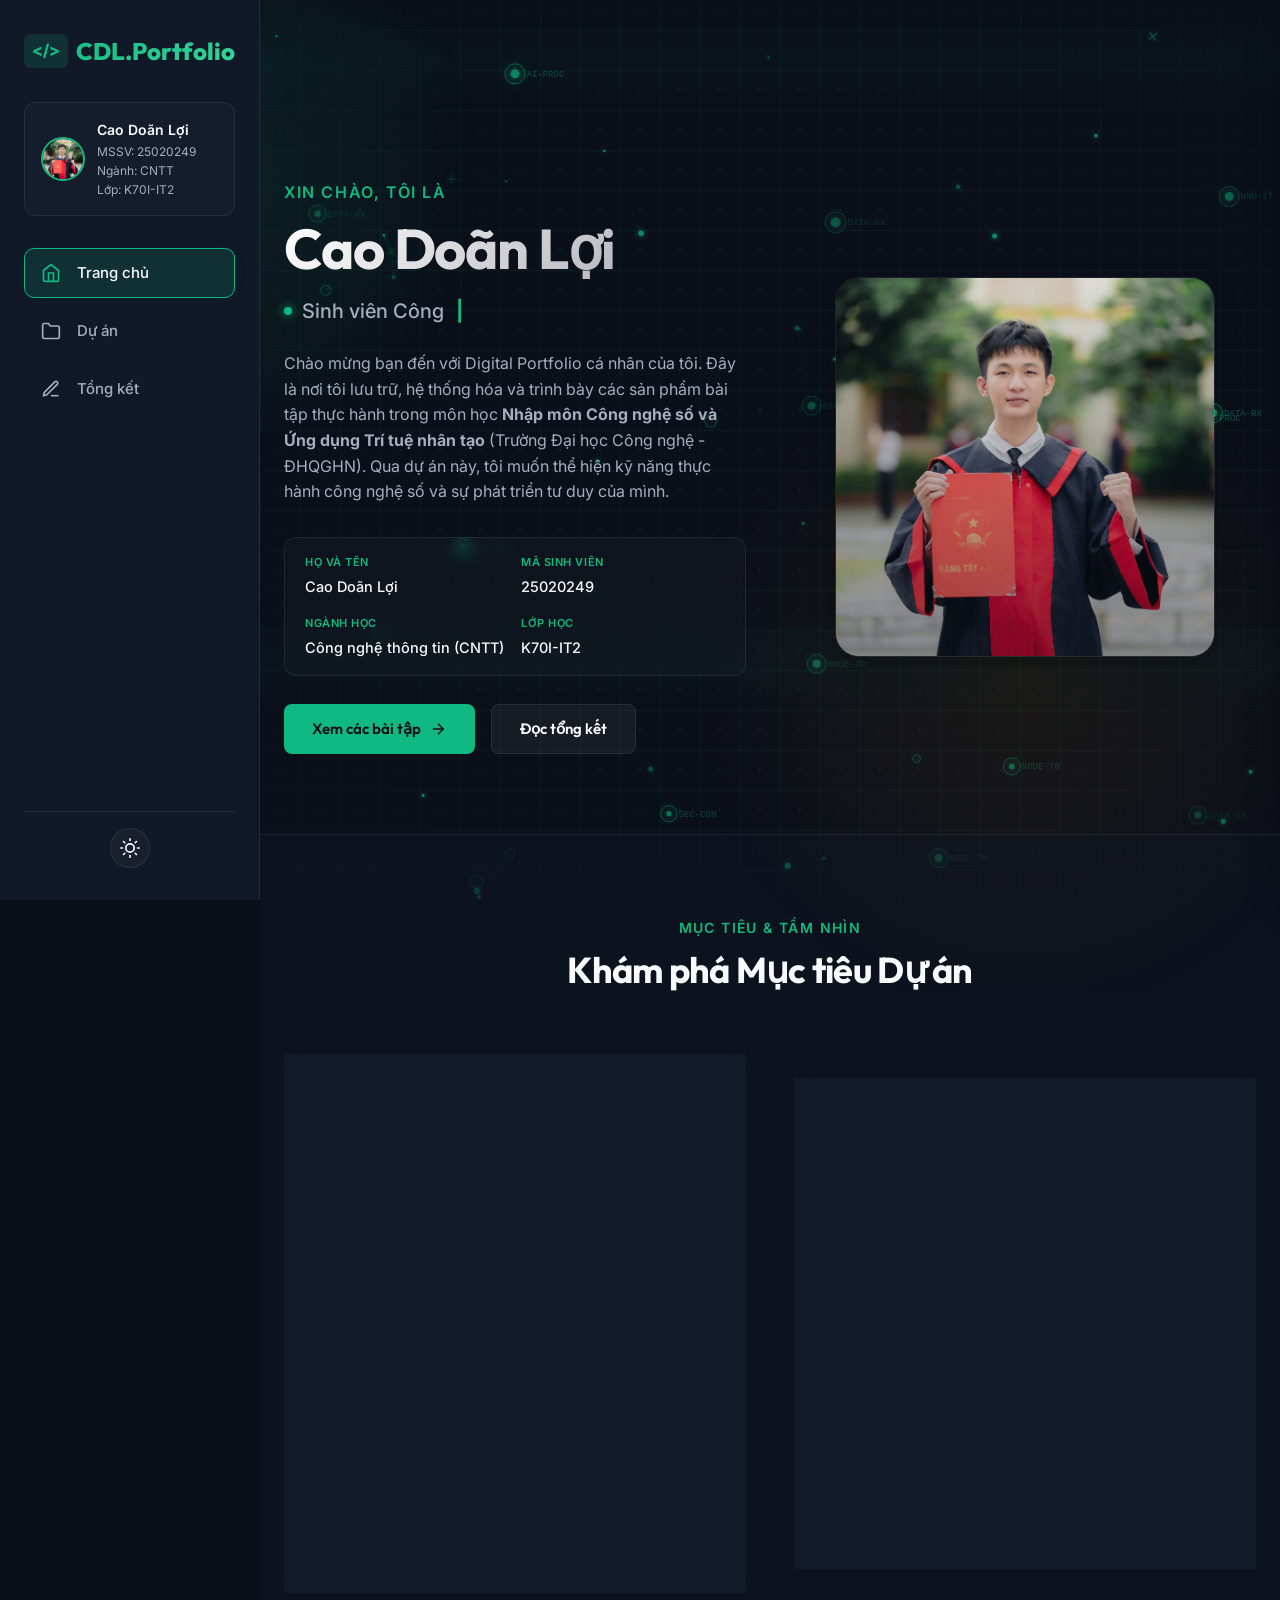
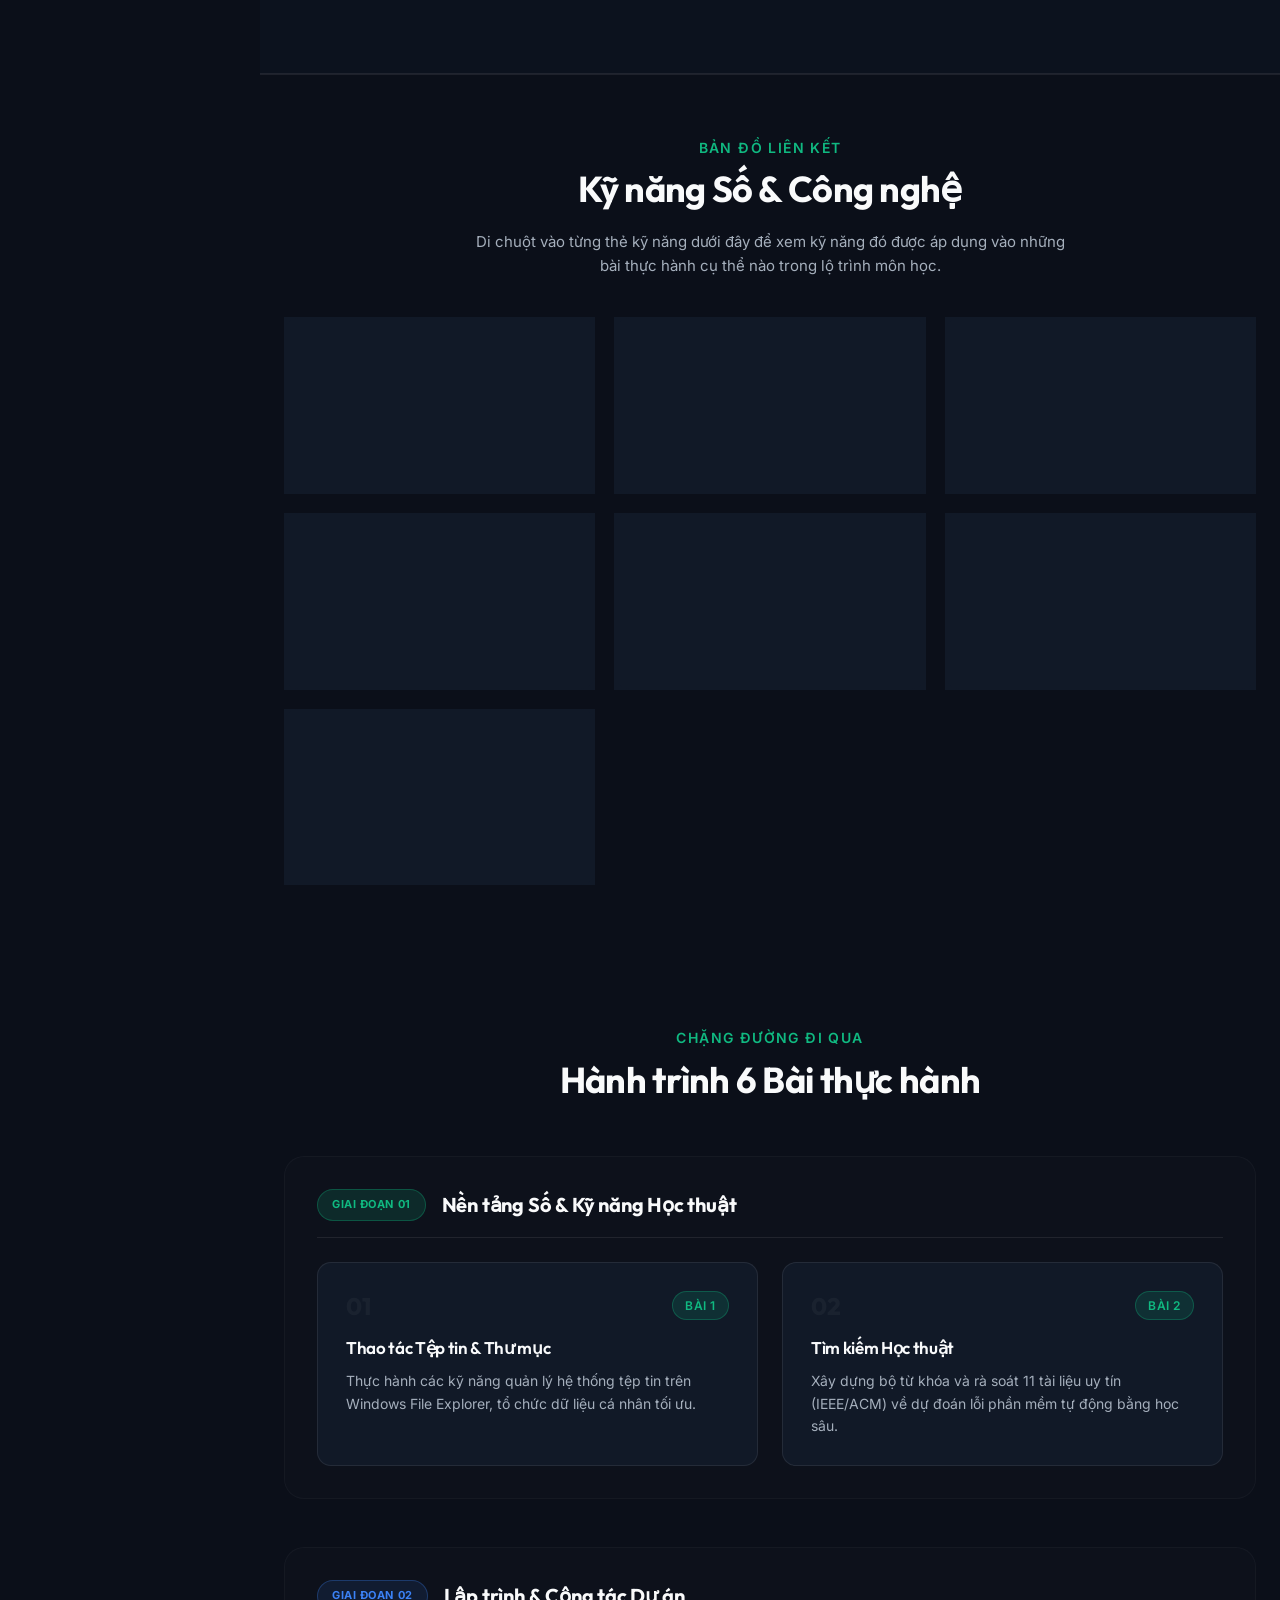
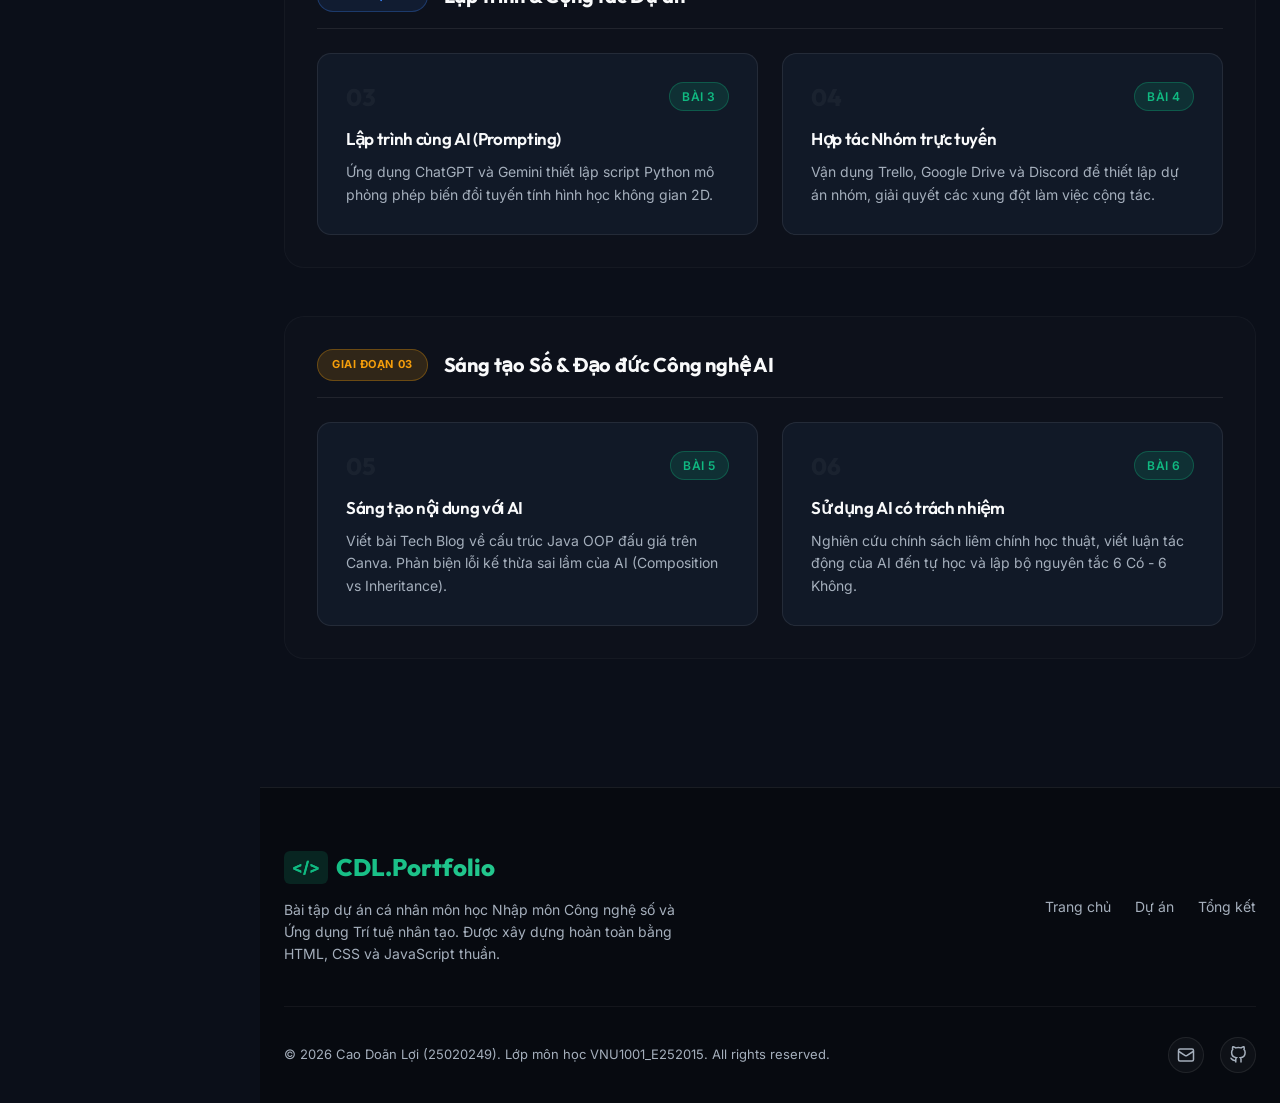
<file: index.html>
<!DOCTYPE html>
<html lang="vi">
<head>
    <meta charset="UTF-8">
    <meta name="viewport" content="width=device-width, initial-scale=1.0">
    <title>Cao Doãn Lợi | Digital Portfolio cá nhân</title>
    <meta name="description" content="Digital Portfolio cá nhân của Cao Doãn Lợi - Sinh viên Khoa Công nghệ thông tin, Trường Đại học Công nghệ, ĐHQGHN cho môn Nhập môn Công nghệ số & Ứng dụng AI.">
    <link rel="stylesheet" href="css/style.css?v=2.2">
    <link rel="stylesheet" href="css/responsive.css?v=2.2">
    <style>
        /* Specific Styles for Index Page */
        .hero {
            padding: 80px 0;
            position: relative;
        }

        .hero-img-container {
            position: relative;
            width: 380px;
            height: 380px;
            margin: 0 auto;
            border-radius: 24px;
            overflow: hidden;
            box-shadow: var(--shadow-premium);
            border: 1px solid var(--border-color);
        }

        .hero-img-container::before {
            content: '';
            position: absolute;
            inset: 0;
            background: linear-gradient(to bottom, transparent, rgba(11, 15, 25, 0.4));
            z-index: 1;
        }

        .hero-img {
            width: 100%;
            height: 100%;
            object-fit: cover;
            transition: var(--transition-smooth);
        }

        .hero-img-container:hover .hero-img {
            transform: scale(1.05);
        }

        .hero-content {
            display: flex;
            flex-direction: column;
            justify-content: center;
        }

        .hero-title-greeting {
            font-size: 16px;
            font-weight: 600;
            color: var(--color-primary);
            text-transform: uppercase;
            letter-spacing: 0.1em;
            margin-bottom: 12px;
        }

        .hero-name {
            font-size: 56px;
            line-height: 1.1;
            margin-bottom: 16px;
            background: linear-gradient(135deg, #ffffff 0%, #a1a1aa 100%);
            -webkit-background-clip: text;
            -webkit-text-fill-color: transparent;
        }

        .hero-role {
            font-size: 20px;
            font-weight: 500;
            color: var(--text-muted);
            margin-bottom: 24px;
            display: flex;
            align-items: center;
            gap: 10px;
        }

        .hero-role::before {
            content: '';
            display: inline-block;
            width: 8px;
            height: 8px;
            background: var(--color-primary);
            border-radius: 50%;
            box-shadow: 0 0 10px var(--color-primary);
        }

        .typewriter-cursor {
            color: var(--color-primary);
            animation: blink 0.7s infinite;
            margin-left: 2px;
            font-weight: bold;
        }

        @keyframes blink {
            0%, 100% { opacity: 1; }
            50% { opacity: 0; }
        }

        .hero-desc {
            color: var(--text-muted);
            font-size: 16px;
            margin-bottom: 32px;
            max-width: 540px;
        }

        .personal-info-card {
            background: rgba(255, 255, 255, 0.02);
            border: 1px solid var(--border-color);
            border-radius: 12px;
            padding: 16px 20px;
            margin-bottom: 28px;
            display: grid;
            grid-template-columns: repeat(2, 1fr);
            gap: 16px 12px;
            max-width: 540px;
            backdrop-filter: blur(8px);
            -webkit-backdrop-filter: blur(8px);
        }

        .info-field {
            display: flex;
            flex-direction: column;
        }

        .info-label {
            color: var(--color-primary);
            font-size: 11px;
            text-transform: uppercase;
            letter-spacing: 0.05em;
            margin-bottom: 4px;
            font-weight: 600;
        }
        
        .info-val {
            color: var(--text-main);
            font-weight: 500;
            font-size: 14.5px;
        }

        @media (max-width: 480px) {
            .personal-info-card {
                grid-template-columns: 1fr;
                gap: 12px;
            }
        }

        .hero-actions {
            display: flex;
            gap: 16px;
        }

        /* Objectives Section */
        .objectives {
            padding: 80px 0;
            background: rgba(17, 24, 39, 0.4);
            border-top: 1px solid var(--border-color);
            border-bottom: 1px solid var(--border-color);
        }

        .section-header {
            text-align: center;
            max-width: 600px;
            margin: 0 auto 56px;
        }

        .section-subtitle {
            color: var(--color-primary);
            font-size: 14px;
            font-weight: 600;
            text-transform: uppercase;
            letter-spacing: 0.1em;
            margin-bottom: 8px;
        }

        .section-title {
            font-size: 36px;
        }

        .objective-card {
            background: var(--bg-card);
            border: 1px solid var(--border-color);
            padding: 40px;
            border-radius: 16px;
            backdrop-filter: blur(12px);
            -webkit-backdrop-filter: blur(12px);
            transition: var(--transition-smooth);
        }

        .objective-card:hover {
            transform: translateY(-8px);
            border-color: rgba(16, 185, 129, 0.3);
            box-shadow: var(--shadow-premium);
        }

        .objective-icon {
            width: 48px;
            height: 48px;
            background: var(--color-primary-glow);
            border-radius: 12px;
            display: flex;
            align-items: center;
            justify-content: center;
            margin-bottom: 24px;
            color: var(--color-primary);
        }

        .objective-card-secondary .objective-icon {
            background: var(--color-secondary-glow);
            color: var(--color-secondary);
        }

        .objective-card-secondary:hover {
            border-color: rgba(245, 158, 11, 0.3);
        }

        .objective-title {
            font-size: 20px;
            margin-bottom: 16px;
        }

        .objective-list {
            list-style: none;
            color: var(--text-muted);
            font-size: 15px;
        }

        .objective-list li {
            margin-bottom: 12px;
            padding-left: 20px;
            position: relative;
        }

        .objective-list li::before {
            content: '→';
            position: absolute;
            left: 0;
            color: var(--color-primary);
        }

        .objective-card-secondary .objective-list li::before {
            color: var(--color-secondary);
        }

        /* Learning Journey 3-Phase Roadmap Styles */
        .timeline-section {
            padding: 80px 0;
        }

        .phase-group {
            margin-bottom: 48px;
            background: rgba(255, 255, 255, 0.01);
            border: 1px solid rgba(255, 255, 255, 0.03);
            border-radius: 20px;
            padding: 32px;
            position: relative;
            transition: var(--transition-smooth);
        }

        body.light-theme .phase-group {
            background: rgba(0, 0, 0, 0.015);
            border-color: rgba(0, 0, 0, 0.04);
        }

        .phase-group-header {
            display: flex;
            align-items: center;
            gap: 16px;
            margin-bottom: 24px;
            border-bottom: 1px solid var(--border-color);
            padding-bottom: 16px;
        }

        .phase-group-badge {
            background: var(--color-primary-glow);
            color: var(--color-primary);
            border: 1px solid rgba(16, 185, 129, 0.3);
            font-size: 11px;
            font-weight: 700;
            padding: 6px 14px;
            border-radius: 30px;
            text-transform: uppercase;
            letter-spacing: 0.05em;
        }
        
        .phase-group:nth-child(2) .phase-group-badge {
            background: rgba(59, 130, 246, 0.1);
            color: #3b82f6;
            border-color: rgba(59, 130, 246, 0.3);
        }

        .phase-group:nth-child(3) .phase-group-badge {
            background: var(--color-secondary-glow);
            color: var(--color-secondary);
            border-color: rgba(245, 158, 11, 0.3);
        }

        .phase-group-title {
            font-size: 20px;
            font-weight: 700;
            color: var(--text-main);
            letter-spacing: -0.01em;
        }

        .phase-grid {
            display: grid;
            grid-template-columns: repeat(2, 1fr);
            gap: 24px;
        }

        .timeline-card {
            background: var(--bg-card);
            border: 1px solid var(--border-color);
            padding: 28px;
            border-radius: 14px;
            position: relative;
            transition: var(--transition-smooth);
            overflow: hidden;
            display: flex;
            flex-direction: column;
        }

        .timeline-card::before {
            content: '';
            position: absolute;
            top: 0;
            left: 0;
            width: 100%;
            height: 3px;
            background: var(--color-primary);
            opacity: 0;
            transition: var(--transition-smooth);
        }
        
        .phase-group:nth-child(2) .timeline-card::before {
            background: #3b82f6;
        }

        .phase-group:nth-child(3) .timeline-card::before {
            background: var(--color-secondary);
        }

        .timeline-card:hover {
            border-color: rgba(255, 255, 255, 0.12);
            box-shadow: var(--shadow-premium);
            transform: translateY(-4px);
        }

        body.light-theme .timeline-card:hover {
            border-color: rgba(0, 0, 0, 0.12);
        }

        .timeline-card:hover::before {
            opacity: 1;
        }

        .timeline-card-header {
            display: flex;
            justify-content: space-between;
            align-items: center;
            margin-bottom: 16px;
        }

        .timeline-card-num {
            font-family: var(--font-heading);
            font-size: 24px;
            font-weight: 800;
            color: rgba(255, 255, 255, 0.04);
            line-height: 1;
            transition: var(--transition-smooth);
        }

        .timeline-card:hover .timeline-card-num {
            color: var(--color-primary-glow);
        }
        
        .phase-group:nth-child(2) .timeline-card:hover .timeline-card-num {
            color: rgba(59, 130, 246, 0.1);
        }

        .phase-group:nth-child(3) .timeline-card:hover .timeline-card-num {
            color: var(--color-secondary-glow);
        }

        .timeline-card-title {
            font-size: 17px;
            margin-bottom: 10px;
            color: var(--text-main);
            font-weight: 600;
            line-height: 1.4;
        }

        .timeline-card-desc {
            color: var(--text-muted);
            font-size: 14px;
            line-height: 1.6;
        }

        body.light-theme .timeline-card-num {
            color: rgba(0, 0, 0, 0.04);
        }

        body.light-theme .timeline-card:hover .timeline-card-num {
            color: rgba(16, 185, 129, 0.15);
        }
        
        body.light-theme .phase-group:nth-child(2) .timeline-card:hover .timeline-card-num {
            color: rgba(59, 130, 246, 0.15);
        }
        
        body.light-theme .phase-group:nth-child(3) .timeline-card:hover .timeline-card-num {
            color: rgba(245, 158, 11, 0.15);
        }

        @media (max-width: 1024px) {
            .phase-grid {
                grid-template-columns: 1fr;
                gap: 20px;
            }
        }

        @media (max-width: 768px) {
            .hero-img-container {
                width: 280px;
                height: 280px;
            }
            .hero-name {
                font-size: 40px;
            }
            .phase-group {
                padding: 24px 20px;
                margin-bottom: 32px;
            }
            .phase-group-header {
                flex-direction: column;
                align-items: flex-start;
                gap: 8px;
            }
        }
    </style>
    <script>
        // Apply theme immediately to prevent flashing
        if (localStorage.getItem('theme') === 'light') {
            document.documentElement.classList.add('light-theme');
        }
    </script>
</head>
<body>
    <canvas id="cyberCanvas"></canvas>

    <!-- Desktop Sidebar -->
    <aside class="sidebar">
        <div class="sidebar-brand">
            <a href="index.html" class="logo">CDL.Portfolio</a>
        </div>
        <div class="sidebar-profile">
            <img src="assets/avatar.png" alt="Cao Doãn Lợi" class="profile-avatar">
            <div class="profile-info">
                <span class="profile-name">Cao Doãn Lợi</span>
                <span class="profile-desc">MSSV: 25020249</span>
                <span class="profile-desc">Ngành: CNTT</span>
                <span class="profile-desc">Lớp: K70I-IT2</span>
            </div>
        </div>
        <nav class="sidebar-nav">
            <a href="index.html" class="sidebar-link active">
                <svg viewBox="0 0 24 24"><path d="M3 9l9-7 9 7v11a2 2 0 0 1-2 2H5a2 2 0 0 1-2-2z"></path><polyline points="9 22 9 12 15 12 15 22"></polyline></svg>
                Trang chủ
            </a>
            <a href="projects.html" class="sidebar-link">
                <svg viewBox="0 0 24 24"><path d="M22 19a2 2 0 0 1-2 2H4a2 2 0 0 1-2-2V5a2 2 0 0 1 2-2h5l2 3h9a2 2 0 0 1 2 2z"></path></svg>
                Dự án
            </a>
            <a href="reflection.html" class="sidebar-link">
                <svg viewBox="0 0 24 24"><path d="M12 20h9"></path><path d="M16.5 3.5a2.121 2.121 0 0 1 3 3L7 19l-4 1 1-4L16.5 3.5z"></path></svg>
                Tổng kết
            </a>
        </nav>
        <div class="sidebar-footer">
            <button class="theme-toggle" aria-label="Toggle Theme">
                <svg class="sun-icon" viewBox="0 0 24 24"><circle cx="12" cy="12" r="5"></circle><line x1="12" y1="1" x2="12" y2="3"></line><line x1="12" y1="21" x2="12" y2="23"></line><line x1="4.22" y1="4.22" x2="5.64" y2="5.64"></line><line x1="18.36" y1="18.36" x2="19.78" y2="19.78"></line><line x1="1" y1="12" x2="3" y2="12"></line><line x1="21" y1="12" x2="23" y2="12"></line><line x1="4.22" y1="19.78" x2="5.64" y2="18.36"></line><line x1="18.36" y1="5.64" x2="19.78" y2="4.22"></line></svg>
                <svg class="moon-icon" viewBox="0 0 24 24"><path d="M21 12.79A9 9 0 1 1 11.21 3 7 7 0 0 0 21 12.79z"></path></svg>
            </button>
        </div>
    </aside>

    <!-- Mobile Header -->
    <header class="mobile-header">
        <a href="index.html" class="logo">CDL.Portfolio</a>
        <div class="mobile-nav-right">
            <button class="theme-toggle" aria-label="Toggle Theme">
                <svg class="sun-icon" viewBox="0 0 24 24"><circle cx="12" cy="12" r="5"></circle><line x1="12" y1="1" x2="12" y2="3"></line><line x1="12" y1="21" x2="12" y2="23"></line><line x1="4.22" y1="4.22" x2="5.64" y2="5.64"></line><line x1="18.36" y1="18.36" x2="19.78" y2="19.78"></line><line x1="1" y1="12" x2="3" y2="12"></line><line x1="21" y1="12" x2="23" y2="12"></line><line x1="4.22" y1="19.78" x2="5.64" y2="18.36"></line><line x1="18.36" y1="5.64" x2="19.78" y2="4.22"></line></svg>
                <svg class="moon-icon" viewBox="0 0 24 24"><path d="M21 12.79A9 9 0 1 1 11.21 3 7 7 0 0 0 21 12.79z"></path></svg>
            </button>
            <button class="nav-toggle" id="mobileNavToggle" aria-label="Toggle Menu">
                <span></span>
                <span></span>
                <span></span>
            </button>
        </div>
    </header>

    <!-- Mobile Menu Drawer Overlay & Container -->
    <div class="mobile-menu-overlay" id="mobileMenuOverlay"></div>
    <div class="mobile-menu-drawer" id="mobileMenuDrawer">
        <div class="mobile-menu-profile">
            <img src="assets/avatar.png" alt="Cao Doãn Lợi" class="profile-avatar">
            <span class="profile-name">Cao Doãn Lợi</span>
            <span class="profile-desc">MSSV: 25020249</span>
            <span class="profile-desc">Ngành: CNTT | Lớp: K70I-IT2</span>
        </div>
        <nav class="mobile-menu-nav">
            <a href="index.html" class="mobile-menu-link active">Trang chủ</a>
            <a href="projects.html" class="mobile-menu-link">Dự án</a>
            <a href="reflection.html" class="mobile-menu-link">Tổng kết</a>
        </nav>
    </div>

    <!-- Main Content Container (Dashboard right side) -->
    <div class="main-content">
        <!-- Main Content -->
        <main>
        
        <!-- Hero Section -->
        <section class="hero reveal active">
            <div class="container grid-2">
                <div class="hero-content">
                    <span class="hero-title-greeting">Xin chào, tôi là</span>
                    <h1 class="hero-name">Cao Doãn Lợi</h1>
                    <div class="hero-role"><span id="typewriter">Sinh viên Công nghệ thông tin</span><span class="typewriter-cursor">|</span></div>
                    <p class="hero-desc">
                        Chào mừng bạn đến với Digital Portfolio cá nhân của tôi. Đây là nơi tôi lưu trữ, hệ thống hóa và trình bày các sản phẩm bài tập thực hành trong môn học <strong>Nhập môn Công nghệ số và Ứng dụng Trí tuệ nhân tạo</strong> (Trường Đại học Công nghệ - ĐHQGHN). Qua dự án này, tôi muốn thể hiện kỹ năng thực hành công nghệ số và sự phát triển tư duy của mình.
                    </p>
                    <div class="personal-info-card">
                        <div class="info-field">
                            <span class="info-label">Họ và tên</span>
                            <span class="info-val">Cao Doãn Lợi</span>
                        </div>
                        <div class="info-field">
                            <span class="info-label">Mã sinh viên</span>
                            <span class="info-val">25020249</span>
                        </div>
                        <div class="info-field">
                            <span class="info-label">Ngành học</span>
                            <span class="info-val">Công nghệ thông tin (CNTT)</span>
                        </div>
                        <div class="info-field">
                            <span class="info-label">Lớp học</span>
                            <span class="info-val">K70I-IT2</span>
                        </div>
                    </div>
                    <div class="hero-actions">
                        <a href="projects.html" class="btn btn-primary">
                            Xem các bài tập
                            <svg width="18" height="18" viewBox="0 0 24 24" fill="none" stroke="currentColor" stroke-width="2"><line x1="5" y1="12" x2="19" y2="12"></line><polyline points="12 5 19 12 12 19"></polyline></svg>
                        </a>
                        <a href="reflection.html" class="btn btn-secondary">Đọc tổng kết</a>
                    </div>
                </div>
                <div class="hero-img-box">
                    <div class="hero-img-container">
                        <img src="assets/avatar.png" alt="Cao Doãn Lợi - Sinh viên IT" class="hero-img">
                    </div>
                </div>
            </div>
        </section>

        <!-- Objectives Section -->
        <section class="objectives">
            <div class="container">
                <div class="section-header reveal">
                    <span class="section-subtitle">Mục tiêu & Tầm nhìn</span>
                    <h2 class="section-title">Khám phá Mục tiêu Dự án</h2>
                </div>
                <div class="grid-2 reveal">
                    <!-- Learning Objectives Card -->
                    <div class="objective-card">
                        <div class="objective-icon">
                            <svg width="24" height="24" viewBox="0 0 24 24" fill="none" stroke="currentColor" stroke-width="2"><path d="M12 2L2 7l10 5 10-5-10-5zM2 17l10 5 10-5M2 12l10 5 10-5"/></svg>
                        </div>
                        <h3 class="objective-title">Mục tiêu học tập</h3>
                        <ul class="objective-list">
                            <li>Làm chủ các công cụ và nền tảng số hóa thiết yếu phục vụ học tập, nghiên cứu và làm việc nhóm trực tuyến.</li>
                            <li>Khai thác và ứng dụng hiệu quả, có trách nhiệm các công cụ Trí tuệ nhân tạo (AI tạo sinh) vào học tập.</li>
                            <li>Phát triển năng lực tư duy thuật toán, kỹ năng lập trình (Python/Java OOP) và thiết kế hệ thống phần mềm.</li>
                            <li>Nâng cao kỹ năng nghiên cứu độc lập, chọn lọc và đánh giá khách quan các nguồn thông tin khoa học.</li>
                        </ul>
                    </div>
                    
                    <!-- Portfolio Objectives Card -->
                    <div class="objective-card objective-card-secondary">
                        <div class="objective-icon">
                            <svg width="24" height="24" viewBox="0 0 24 24" fill="none" stroke="currentColor" stroke-width="2"><path d="M22 19a2 2 0 0 1-2 2H4a2 2 0 0 1-2-2V5a2 2 0 0 1 2-2h5l2 3h9a2 2 0 0 1 2 2z"></path></svg>
                        </div>
                        <h3 class="objective-title">Mục tiêu của Portfolio</h3>
                        <ul class="objective-list">
                            <li>Tổng hợp và trưng bày toàn bộ 6 sản phẩm bài tập thực hành môn học một cách trực quan, khoa học.</li>
                            <li>Minh chứng năng lực phát triển bản thân và tự hoàn thiện kỹ năng qua từng chặng học tập.</li>
                            <li>Tạo dựng một sản phẩm web thực tế không sử dụng framework, thể hiện kỹ năng lập trình Front-end cơ bản (HTML5/CSS3/JS).</li>
                            <li>Lưu trữ làm tài liệu tham khảo cho các học phần tiếp theo trong lộ trình đào tạo Công nghệ thông tin.</li>
                        </ul>
                    </div>
                </div>
            </div>
        </section>

        <!-- Interactive Skills Linkage Section -->
        <section class="skills-linkage-section">
            <div class="container">
                <div class="section-header reveal" style="margin-bottom: 40px;">
                    <span class="section-subtitle">Bản đồ liên kết</span>
                    <h2 class="section-title">Kỹ năng Số & Công nghệ</h2>
                    <p style="color: var(--text-muted); max-width: 600px; margin: 12px auto 0; font-size: 15px;">Di chuột vào từng thẻ kỹ năng dưới đây để xem kỹ năng đó được áp dụng vào những bài thực hành cụ thể nào trong lộ trình môn học.</p>
                </div>
                
                <div class="skills-grid reveal">
                    <!-- Skill 1 -->
                    <div class="skill-card" data-lessons="1">
                        <div class="skill-icon" style="color: var(--color-primary);">
                            <svg width="20" height="20" viewBox="0 0 24 24" fill="none" stroke="currentColor" stroke-width="2"><path d="M22 19a2 2 0 0 1-2 2H4a2 2 0 0 1-2-2V5a2 2 0 0 1 2-2h5l2 3h9a2 2 0 0 1 2 2z"></path></svg>
                        </div>
                        <h4 class="skill-title" style="margin: 12px 0 6px 0; font-size: 16px; font-weight: 600;">Quản lý & Tổ chức Tệp tin</h4>
                        <p class="skill-desc" style="color: var(--text-muted); font-size: 13px; margin: 0; line-height: 1.4;">Tối ưu cấu trúc cây thư mục đa cấp, làm chủ quản lý dữ liệu trên Windows Explorer.</p>
                    </div>

                    <!-- Skill 2 -->
                    <div class="skill-card" data-lessons="2">
                        <div class="skill-icon" style="color: #3b82f6;">
                            <svg width="20" height="20" viewBox="0 0 24 24" fill="none" stroke="currentColor" stroke-width="2"><circle cx="11" cy="11" r="8"></circle><line x1="21" y1="21" x2="16.65" y2="16.65"></line><path d="M8 11h6"></path></svg>
                        </div>
                        <h4 class="skill-title" style="margin: 12px 0 6px 0; font-size: 16px; font-weight: 600;">Nghiên cứu Học thuật</h4>
                        <p class="skill-desc" style="color: var(--text-muted); font-size: 13px; margin: 0; line-height: 1.4;">Tra cứu tài liệu khoa học đáng tin cậy trên IEEE Xplore/ACM, tổng quan và đánh giá chéo.</p>
                    </div>

                    <!-- Skill 3 -->
                    <div class="skill-card" data-lessons="3">
                        <div class="skill-icon" style="color: var(--color-secondary);">
                            <svg width="20" height="20" viewBox="0 0 24 24" fill="none" stroke="currentColor" stroke-width="2"><polyline points="16 18 22 12 16 6"></polyline><polyline points="8 6 2 12 8 18"></polyline></svg>
                        </div>
                        <h4 class="skill-title" style="margin: 12px 0 6px 0; font-size: 16px; font-weight: 600;">Lập trình Python & Numpy</h4>
                        <p class="skill-desc" style="color: var(--text-muted); font-size: 13px; margin: 0; line-height: 1.4;">Xây dựng script toán học mô phỏng biến đổi hình học không gian hai chiều R^2.</p>
                    </div>

                    <!-- Skill 4 -->
                    <div class="skill-card" data-lessons="4">
                        <div class="skill-icon" style="color: #a855f7;">
                            <svg width="20" height="20" viewBox="0 0 24 24" fill="none" stroke="currentColor" stroke-width="2"><path d="M17 21v-2a4 4 0 0 0-4-4H5a4 4 0 0 0-4 4v2"></path><circle cx="9" cy="7" r="4"></circle><path d="M23 21v-2a4 4 0 0 0-3-3.87"></path><path d="M16 3.13a4 4 0 0 1 0 7.75"></path></svg>
                        </div>
                        <h4 class="skill-title" style="margin: 12px 0 6px 0; font-size: 16px; font-weight: 600;">Cộng tác Nhóm & Agile</h4>
                        <p class="skill-desc" style="color: var(--text-muted); font-size: 13px; margin: 0; line-height: 1.4;">Vận hành nhóm cộng tác từ xa qua Discord, Trello quản lý tiến độ và Google Drive.</p>
                    </div>

                    <!-- Skill 5 -->
                    <div class="skill-card" data-lessons="5">
                        <div class="skill-icon" style="color: #ef4444;">
                            <svg width="20" height="20" viewBox="0 0 24 24" fill="none" stroke="currentColor" stroke-width="2"><rect x="2" y="2" width="20" height="8" rx="2" ry="2"></rect><rect x="2" y="14" width="20" height="8" rx="2" ry="2"></rect><line x1="6" y1="6" x2="6.01" y2="6"></line><line x1="6" y1="18" x2="6.01" y2="18"></line></svg>
                        </div>
                        <h4 class="skill-title" style="margin: 12px 0 6px 0; font-size: 16px; font-weight: 600;">Lập trình hướng đối tượng Java</h4>
                        <p class="skill-desc" style="color: var(--text-muted); font-size: 13px; margin: 0; line-height: 1.4;">Lý thuyết OOP, thiết kế hệ thống đấu giá số, phản biện Composition vs Inheritance.</p>
                    </div>

                    <!-- Skill 6 -->
                    <div class="skill-card" data-lessons="3,5,6">
                        <div class="skill-icon" style="color: #ec4899;">
                            <svg width="20" height="20" viewBox="0 0 24 24" fill="none" stroke="currentColor" stroke-width="2"><polygon points="13 2 3 14 12 14 11 22 21 10 12 10 13 2"></polygon></svg>
                        </div>
                        <h4 class="skill-title" style="margin: 12px 0 6px 0; font-size: 16px; font-weight: 600;">Kỹ nghệ Câu lệnh (Prompting)</h4>
                        <p class="skill-desc" style="color: var(--text-muted); font-size: 13px; margin: 0; line-height: 1.4;">Ứng dụng tối ưu hóa ChatGPT/Gemini làm gia sư toán, gỡ lỗi code và sáng tạo.</p>
                    </div>

                    <!-- Skill 7 -->
                    <div class="skill-card" data-lessons="6">
                        <div class="skill-icon" style="color: #06b6d4;">
                            <svg width="20" height="20" viewBox="0 0 24 24" fill="none" stroke="currentColor" stroke-width="2"><path d="M12 22s8-4 8-10V5l-8-3-8 3v7c0 6 8 10 8 10z"></path></svg>
                        </div>
                        <h4 class="skill-title" style="margin: 12px 0 6px 0; font-size: 16px; font-weight: 600;">Đạo đức AI & Liêm chính</h4>
                        <p class="skill-desc" style="color: var(--text-muted); font-size: 13px; margin: 0; line-height: 1.4;">Xây dựng bộ quy tắc 6 Có - 6 Không sử dụng trí tuệ nhân tạo có đạo đức và trách nhiệm.</p>
                    </div>
                </div>
            </div>
        </section>

        <!-- Study Timeline Grid Section -->
        <section class="timeline-section">
            <div class="container">
                <div class="section-header reveal" style="margin-bottom: 48px;">
                    <span class="section-subtitle">Chặng đường đi qua</span>
                    <h2 class="section-title">Hành trình 6 Bài thực hành</h2>
                </div>
                
                <div class="roadmap-phases reveal">
                    
                    <!-- Phase 1 -->
                    <div class="phase-group">
                        <div class="phase-group-header">
                            <span class="phase-group-badge">Giai đoạn 01</span>
                            <h3 class="phase-group-title">Nền tảng Số & Kỹ năng Học thuật</h3>
                        </div>
                        <div class="phase-grid">
                            <!-- Card 1 -->
                            <div class="timeline-card" data-lesson="1">
                                <div class="timeline-card-header">
                                    <span class="timeline-card-num">01</span>
                                    <span class="badge">Bài 1</span>
                                </div>
                                <h3 class="timeline-card-title">Thao tác Tệp tin & Thư mục</h3>
                                <p class="timeline-card-desc">Thực hành các kỹ năng quản lý hệ thống tệp tin trên Windows File Explorer, tổ chức dữ liệu cá nhân tối ưu.</p>
                            </div>
                            <!-- Card 2 -->
                            <div class="timeline-card" data-lesson="2">
                                <div class="timeline-card-header">
                                    <span class="timeline-card-num">02</span>
                                    <span class="badge">Bài 2</span>
                                </div>
                                <h3 class="timeline-card-title">Tìm kiếm Học thuật</h3>
                                <p class="timeline-card-desc">Xây dựng bộ từ khóa và rà soát 11 tài liệu uy tín (IEEE/ACM) về dự đoán lỗi phần mềm tự động bằng học sâu.</p>
                            </div>
                        </div>
                    </div>

                    <!-- Phase 2 -->
                    <div class="phase-group">
                        <div class="phase-group-header">
                            <span class="phase-group-badge">Giai đoạn 02</span>
                            <h3 class="phase-group-title">Lập trình & Cộng tác Dự án</h3>
                        </div>
                        <div class="phase-grid">
                            <!-- Card 3 -->
                            <div class="timeline-card" data-lesson="3">
                                <div class="timeline-card-header">
                                    <span class="timeline-card-num">03</span>
                                    <span class="badge">Bài 3</span>
                                </div>
                                <h3 class="timeline-card-title">Lập trình cùng AI (Prompting)</h3>
                                <p class="timeline-card-desc">Ứng dụng ChatGPT và Gemini thiết lập script Python mô phỏng phép biến đổi tuyến tính hình học không gian 2D.</p>
                            </div>
                            <!-- Card 4 -->
                            <div class="timeline-card" data-lesson="4">
                                <div class="timeline-card-header">
                                    <span class="timeline-card-num">04</span>
                                    <span class="badge">Bài 4</span>
                                </div>
                                <h3 class="timeline-card-title">Hợp tác Nhóm trực tuyến</h3>
                                <p class="timeline-card-desc">Vận dụng Trello, Google Drive và Discord để thiết lập dự án nhóm, giải quyết các xung đột làm việc cộng tác.</p>
                            </div>
                        </div>
                    </div>

                    <!-- Phase 3 -->
                    <div class="phase-group">
                        <div class="phase-group-header">
                            <span class="phase-group-badge">Giai đoạn 03</span>
                            <h3 class="phase-group-title">Sáng tạo Số & Đạo đức Công nghệ AI</h3>
                        </div>
                        <div class="phase-grid">
                            <!-- Card 5 -->
                            <div class="timeline-card" data-lesson="5">
                                <div class="timeline-card-header">
                                    <span class="timeline-card-num">05</span>
                                    <span class="badge">Bài 5</span>
                                </div>
                                <h3 class="timeline-card-title">Sáng tạo nội dung với AI</h3>
                                <p class="timeline-card-desc">Viết bài Tech Blog về cấu trúc Java OOP đấu giá trên Canva. Phản biện lỗi kế thừa sai lầm của AI (Composition vs Inheritance).</p>
                            </div>
                            <!-- Card 6 -->
                            <div class="timeline-card" data-lesson="6">
                                <div class="timeline-card-header">
                                    <span class="timeline-card-num">06</span>
                                    <span class="badge">Bài 6</span>
                                </div>
                                <h3 class="timeline-card-title">Sử dụng AI có trách nhiệm</h3>
                                <p class="timeline-card-desc">Nghiên cứu chính sách liêm chính học thuật, viết luận tác động của AI đến tự học và lập bộ nguyên tắc 6 Có - 6 Không.</p>
                            </div>
                        </div>
                    </div>
                    
                </div>
            </div>
        </section>

    </main>

    <!-- Footer -->
    <footer class="footer">
        <div class="container">
            <div class="footer-content">
                <div class="footer-logo-desc">
                    <a href="index.html" class="logo">CDL.Portfolio</a>
                    <p class="footer-desc">
                        Bài tập dự án cá nhân môn học Nhập môn Công nghệ số và Ứng dụng Trí tuệ nhân tạo. Được xây dựng hoàn toàn bằng HTML, CSS và JavaScript thuần.
                    </p>
                </div>
                <div class="footer-links">
                    <a href="index.html" class="footer-link">Trang chủ</a>
                    <a href="projects.html" class="footer-link">Dự án</a>
                    <a href="reflection.html" class="footer-link">Tổng kết</a>
                </div>
            </div>
            <div class="footer-bottom">
                <p>&copy; 2026 Cao Doãn Lợi (25020249). Lớp môn học VNU1001_E252015. All rights reserved.</p>
                <div class="footer-socials">
                    <a href="mailto:loicao992@gmail.com" class="social-icon" title="Gmail cá nhân"><svg width="18" height="18" viewBox="0 0 24 24" fill="none" stroke="currentColor" stroke-width="2"><rect x="2" y="4" width="20" height="16" rx="2"></rect><path d="M22 7l-8.97 5.7a1.94 1.94 0 0 1-2.06 0L2 7"></path></svg></a>
                    <a href="https://github.com/lloi-caoo" target="_blank" class="social-icon" title="Github"><svg width="18" height="18" viewBox="0 0 24 24" fill="none" stroke="currentColor" stroke-width="2"><path d="M9 19c-5 1.5-5-2.5-7-3m14 6v-3.87a3.37 3.37 0 0 0-.94-2.61c3.14-.35 6.44-1.54 6.44-7A5.44 5.44 0 0 0 20 4.77 5.07 5.07 0 0 0 19.91 1S18.73.65 16 2.48a13.38 13.38 0 0 0-7 0C6.27.65 5.09 1 5.09 1A5.07 5.07 0 0 0 5 4.77a5.44 5.44 0 0 0-1.5 3.78c0 5.42 3.3 6.61 6.44 7A3.37 3.37 0 0 0 9 18.13V22"></path></svg></a>
                </div>
            </div>
        </div>
    </footer>
    </div> <!-- .main-content -->

    <script src="js/main.js?v=2.2"></script>
    <script>
        // Trigger reveal animation on load
        window.addEventListener('DOMContentLoaded', () => {
            const reveals = document.querySelectorAll('.reveal');
            reveals.forEach(el => el.classList.add('active'));
            
            // Typewriter Effect
            const words = [
                "Sinh viên Công nghệ thông tin",
                "Đam mê Ứng dụng Trí tuệ nhân tạo (AI)",
                "Lập trình viên tương lai",
                "Hành trình kiến tạo tương lai số"
            ];
            let wordIndex = 0;
            let charIndex = 0;
            let isDeleting = false;
            const typewriterEl = document.getElementById('typewriter');
            
            function type() {
                if (!typewriterEl) return;
                const currentWord = words[wordIndex];
                if (isDeleting) {
                    typewriterEl.textContent = currentWord.substring(0, charIndex - 1);
                    charIndex--;
                } else {
                    typewriterEl.textContent = currentWord.substring(0, charIndex + 1);
                    charIndex++;
                }
                
                let typeSpeed = isDeleting ? 30 : 60;
                
                if (!isDeleting && charIndex === currentWord.length) {
                    typeSpeed = 2000; // Pause at end of word
                    isDeleting = true;
                } else if (isDeleting && charIndex === 0) {
                    isDeleting = false;
                    wordIndex = (wordIndex + 1) % words.length;
                    typeSpeed = 500; // Pause before typing next word
                }
                
                setTimeout(type, typeSpeed);
            }
            
            // Start typewriter on load
            setTimeout(type, 1000);
        });
    </script>
</body>
</html>
</file>
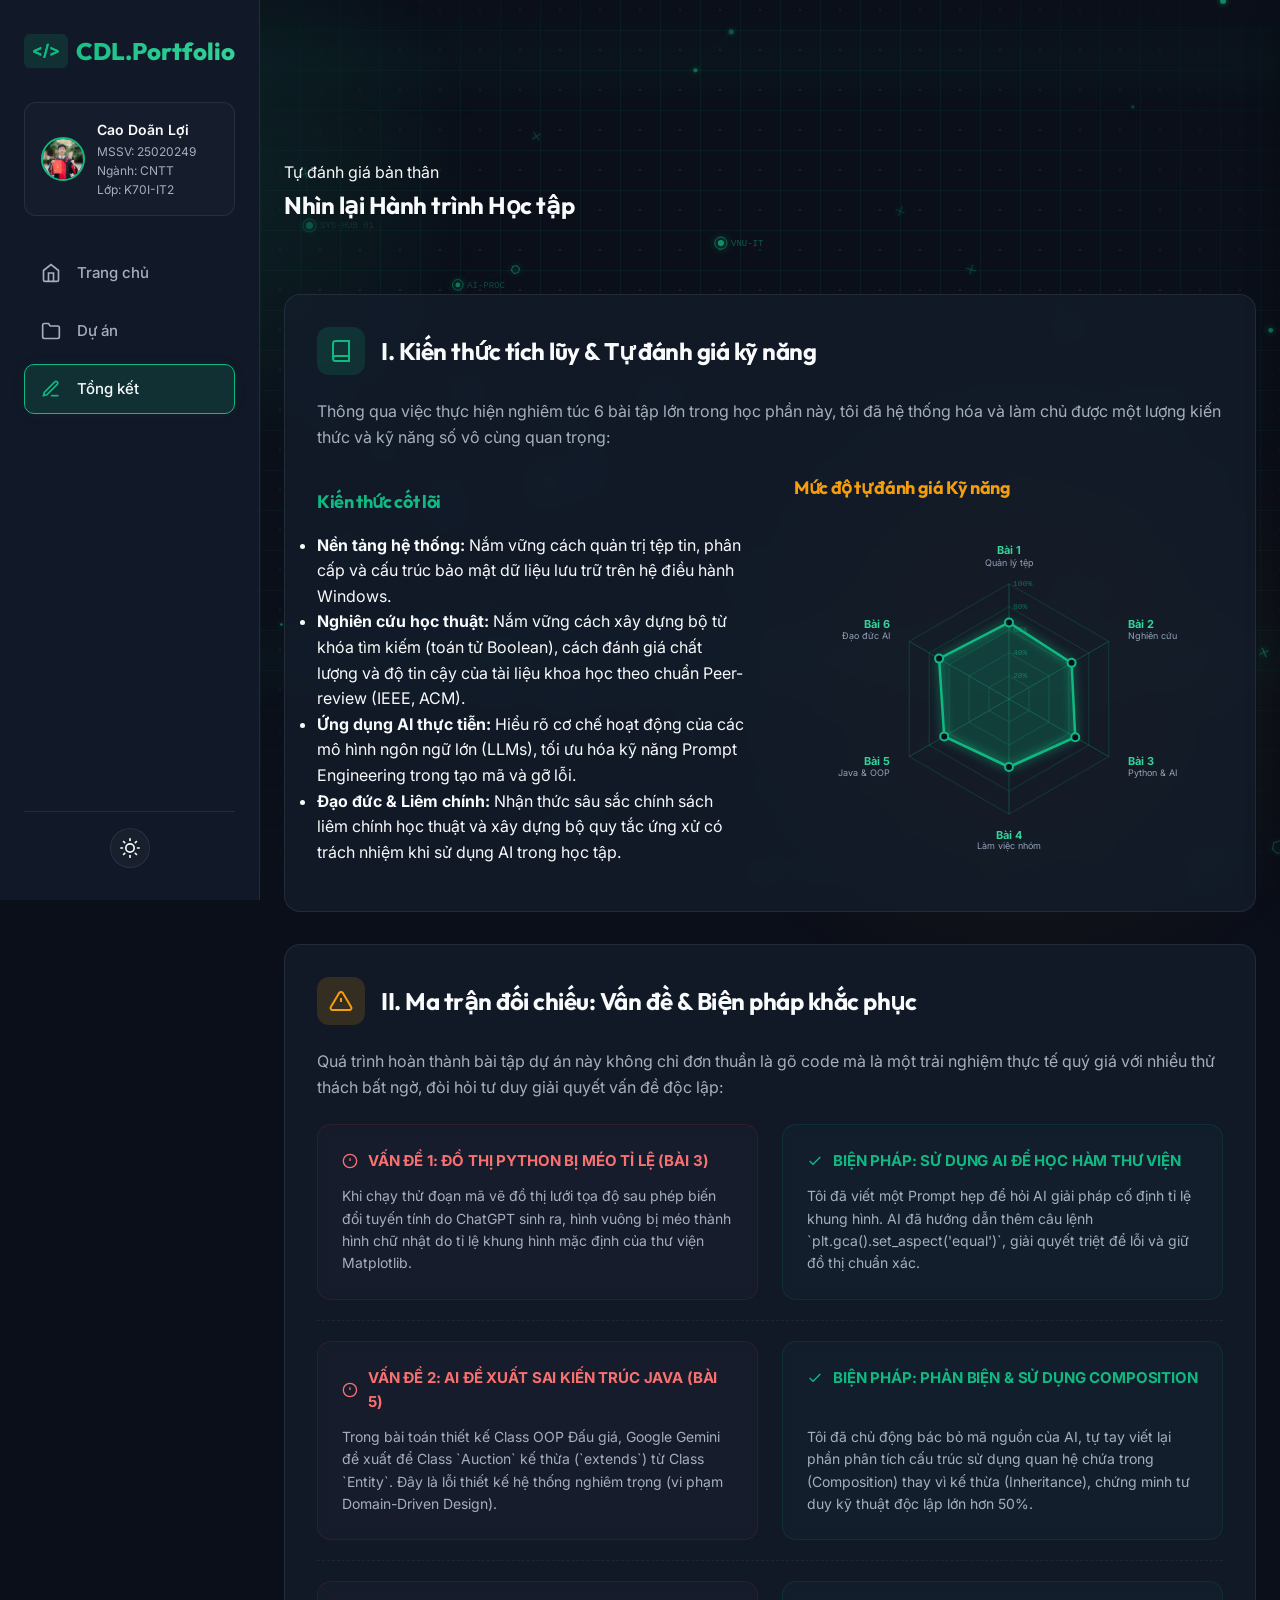
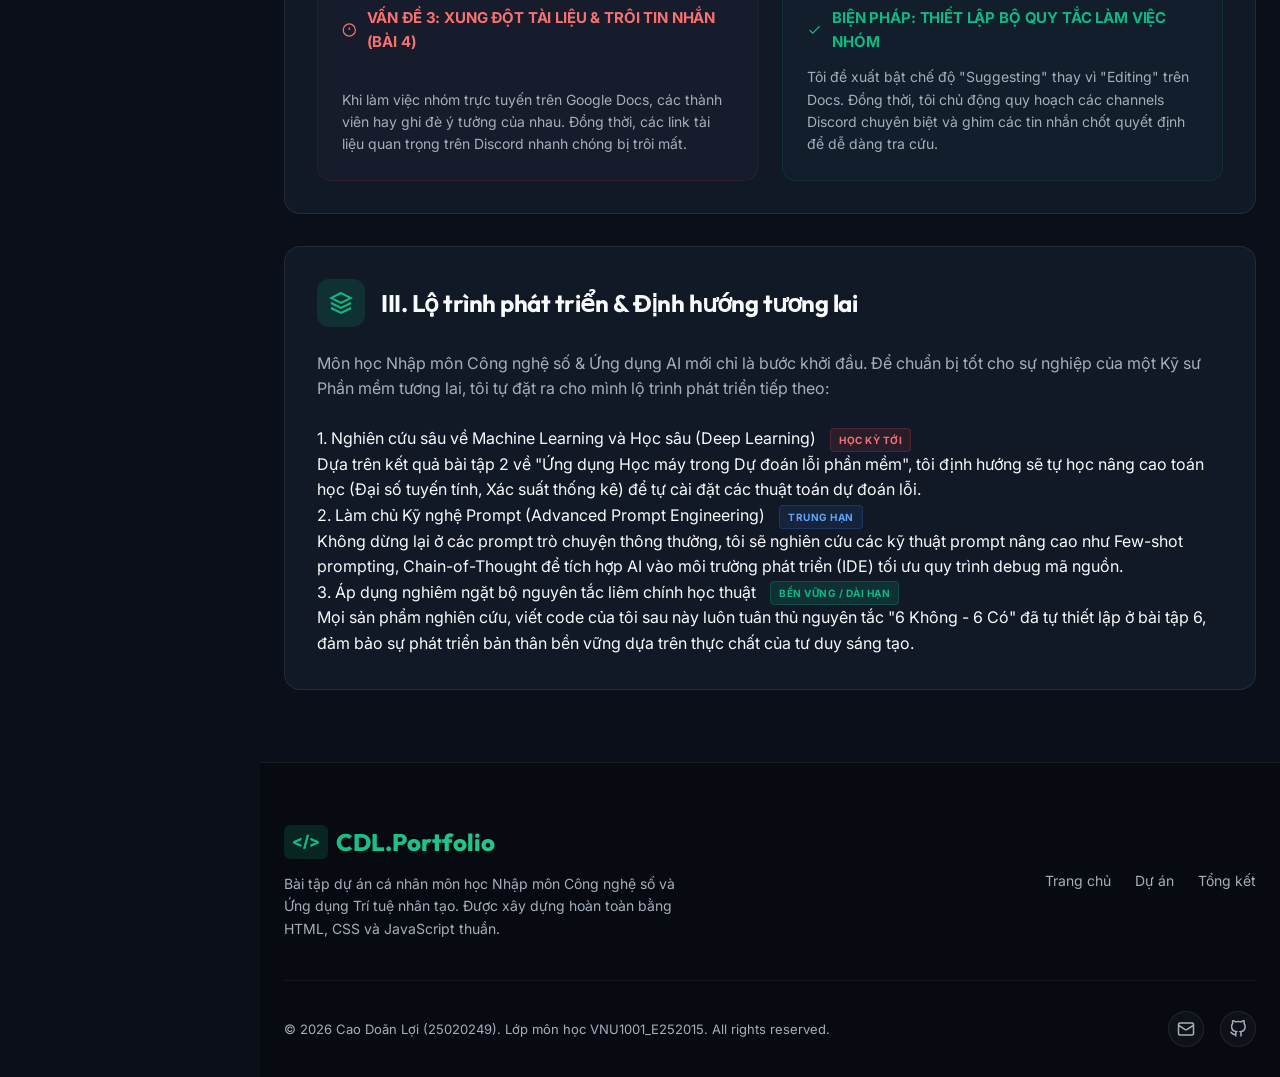
<file: reflection.html>
<!DOCTYPE html>
<html lang="vi">
<head>
    <meta charset="UTF-8">
    <meta name="viewport" content="width=device-width, initial-scale=1.0">
    <title>Tổng kết & Đánh giá | Cao Doãn Lợi</title>
    <meta name="description" content="Trang tổng kết quá trình học tập, những kiến thức, kỹ năng đạt được, khó khăn và cách khắc phục cùng định hướng phát triển tương lai của Cao Doãn Lợi.">
    <link rel="stylesheet" href="css/style.css?v=2.3">
    <link rel="stylesheet" href="css/responsive.css?v=2.3">
    <style>
        /* Specific Styles for Reflection Page */
        .reflection-header {
            padding: 60px 0 30px;
        }

        .reflection-section {
            padding: 40px 0;
        }

        .reflection-card {
            background: var(--bg-card);
            border: 1px solid var(--border-color);
            border-radius: 16px;
            padding: 32px;
            backdrop-filter: blur(12px);
            -webkit-backdrop-filter: blur(12px);
            margin-bottom: 32px;
            transition: var(--transition-smooth);
        }

        .reflection-card:hover {
            border-color: rgba(255, 255, 255, 0.12);
        }

        .card-icon-title {
            display: flex;
            align-items: center;
            gap: 16px;
            margin-bottom: 24px;
        }

        .card-icon {
            width: 48px;
            height: 48px;
            background: var(--color-primary-glow);
            color: var(--color-primary);
            border-radius: 12px;
            display: flex;
            align-items: center;
            justify-content: center;
        }

        .reflection-card:nth-child(even) .card-icon {
            background: var(--color-secondary-glow);
            color: var(--color-secondary);
        }

        .card-title {
            font-size: 24px;
            margin: 0;
        }

        /* Skill bars */
        .skills-container {
            margin-top: 24px;
        }

        .skill-item {
            margin-bottom: 20px;
        }

        .skill-info {
            display: flex;
            justify-content: space-between;
            font-size: 14px;
            font-weight: 500;
            margin-bottom: 8px;
        }

        .skill-bar-bg {
            width: 100%;
            height: 8px;
            background: rgba(255, 255, 255, 0.05);
            border-radius: 4px;
            overflow: hidden;
        }

        .skill-bar {
            height: 100%;
            background: linear-gradient(95deg, var(--color-primary) 0%, #34d399 100%);
            border-radius: 4px;
            width: 0; /* Animated in JS or CSS load */
            transition: width 1.5s cubic-bezier(0.1, 0.8, 0.3, 1);
        }

        .skill-item:nth-child(even) .skill-bar {
            background: linear-gradient(95deg, var(--color-secondary) 0%, #fbbf24 100%);
        }

        /* Problem-Solution Matrix Styles */
        .matrix-container {
            display: flex;
            flex-direction: column;
            gap: 20px;
            margin-top: 24px;
        }

        .matrix-row {
            display: grid;
            grid-template-columns: 1fr 1fr;
            gap: 24px;
            border-bottom: 1px dashed rgba(255, 255, 255, 0.05);
            padding-bottom: 20px;
        }

        body.light-theme .matrix-row {
            border-bottom-color: rgba(0, 0, 0, 0.05);
        }

        .matrix-row:last-child {
            border-bottom: none;
            padding-bottom: 0;
        }

        .matrix-cell {
            padding: 24px;
            border-radius: 14px;
            display: flex;
            flex-direction: column;
            justify-content: space-between;
            transition: var(--transition-smooth);
            backdrop-filter: blur(4px);
            -webkit-backdrop-filter: blur(4px);
        }

        .matrix-problem {
            background: rgba(239, 68, 68, 0.015);
            border: 1px solid rgba(239, 68, 68, 0.12);
        }

        .matrix-solution {
            background: rgba(16, 185, 129, 0.015);
            border: 1px solid rgba(16, 185, 129, 0.12);
        }

        .matrix-problem:hover {
            border-color: rgba(239, 68, 68, 0.3);
            background: rgba(239, 68, 68, 0.03);
            transform: translateY(-2px);
        }

        .matrix-solution:hover {
            border-color: rgba(16, 185, 129, 0.3);
            background: rgba(16, 185, 129, 0.03);
            transform: translateY(-2px);
        }

        .matrix-cell-title {
            font-size: 15px;
            font-weight: 700;
            margin-bottom: 12px;
            display: flex;
            align-items: center;
            gap: 10px;
            letter-spacing: -0.01em;
            text-transform: uppercase;
        }

        .matrix-problem .matrix-cell-title {
            color: #f87171;
        }

        body.light-theme .matrix-problem .matrix-cell-title {
            color: #dc2626;
        }

        .matrix-solution .matrix-cell-title {
            color: var(--color-primary);
        }

        .matrix-cell-desc {
            font-size: 14px;
            line-height: 1.6;
            color: var(--text-muted);
            margin: 0;
        }

        /* Timeline future tags */
        .timeline-tag {
            font-size: 10px;
            font-weight: 700;
            padding: 3px 8px;
            border-radius: 4px;
            margin-left: 10px;
            text-transform: uppercase;
            letter-spacing: 0.05em;
            display: inline-block;
            vertical-align: middle;
        }

        .tag-short {
            background: rgba(239, 68, 68, 0.1);
            color: #f87171;
            border: 1px solid rgba(239, 68, 68, 0.2);
        }

        .tag-medium {
            background: rgba(59, 130, 246, 0.1);
            color: #60a5fa;
            border: 1px solid rgba(59, 130, 246, 0.2);
        }

        .tag-long {
            background: var(--color-primary-glow);
            color: var(--color-primary);
            border: 1px solid rgba(16, 185, 129, 0.2);
        }

        @media (max-width: 992px) {
            .matrix-row {
                grid-template-columns: 1fr;
                gap: 16px;
            }
        }
    </style>
    <script>
        // Apply theme immediately to prevent flashing
        if (localStorage.getItem('theme') === 'light') {
            document.documentElement.classList.add('light-theme');
        }
    </script>
</head>
<body>
    <canvas id="cyberCanvas"></canvas>

    <!-- Desktop Sidebar -->
    <aside class="sidebar">
        <div class="sidebar-brand">
            <a href="index.html" class="logo">CDL.Portfolio</a>
        </div>
        <div class="sidebar-profile">
            <img src="assets/avatar.png" alt="Cao Doãn Lợi" class="profile-avatar">
            <div class="profile-info">
                <span class="profile-name">Cao Doãn Lợi</span>
                <span class="profile-desc">MSSV: 25020249</span>
                <span class="profile-desc">Ngành: CNTT</span>
                <span class="profile-desc">Lớp: K70I-IT2</span>
            </div>
        </div>
        <nav class="sidebar-nav">
            <a href="index.html" class="sidebar-link">
                <svg viewBox="0 0 24 24"><path d="M3 9l9-7 9 7v11a2 2 0 0 1-2 2H5a2 2 0 0 1-2-2z"></path><polyline points="9 22 9 12 15 12 15 22"></polyline></svg>
                Trang chủ
            </a>
            <a href="projects.html" class="sidebar-link">
                <svg viewBox="0 0 24 24"><path d="M22 19a2 2 0 0 1-2 2H4a2 2 0 0 1-2-2V5a2 2 0 0 1 2-2h5l2 3h9a2 2 0 0 1 2 2z"></path></svg>
                Dự án
            </a>
            <a href="reflection.html" class="sidebar-link active">
                <svg viewBox="0 0 24 24"><path d="M12 20h9"></path><path d="M16.5 3.5a2.121 2.121 0 0 1 3 3L7 19l-4 1 1-4L16.5 3.5z"></path></svg>
                Tổng kết
            </a>
        </nav>
        <div class="sidebar-footer">
            <button class="theme-toggle" aria-label="Toggle Theme">
                <svg class="sun-icon" viewBox="0 0 24 24"><circle cx="12" cy="12" r="5"></circle><line x1="12" y1="1" x2="12" y2="3"></line><line x1="12" y1="21" x2="12" y2="23"></line><line x1="4.22" y1="4.22" x2="5.64" y2="5.64"></line><line x1="18.36" y1="18.36" x2="19.78" y2="19.78"></line><line x1="1" y1="12" x2="3" y2="12"></line><line x1="21" y1="12" x2="23" y2="12"></line><line x1="4.22" y1="19.78" x2="5.64" y2="18.36"></line><line x1="18.36" y1="5.64" x2="19.78" y2="4.22"></line></svg>
                <svg class="moon-icon" viewBox="0 0 24 24"><path d="M21 12.79A9 9 0 1 1 11.21 3 7 7 0 0 0 21 12.79z"></path></svg>
            </button>
        </div>
    </aside>

    <!-- Mobile Header -->
    <header class="mobile-header">
        <a href="index.html" class="logo">CDL.Portfolio</a>
        <div class="mobile-nav-right">
            <button class="theme-toggle" aria-label="Toggle Theme">
                <svg class="sun-icon" viewBox="0 0 24 24"><circle cx="12" cy="12" r="5"></circle><line x1="12" y1="1" x2="12" y2="3"></line><line x1="12" y1="21" x2="12" y2="23"></line><line x1="4.22" y1="4.22" x2="5.64" y2="5.64"></line><line x1="18.36" y1="18.36" x2="19.78" y2="19.78"></line><line x1="1" y1="12" x2="3" y2="12"></line><line x1="21" y1="12" x2="23" y2="12"></line><line x1="4.22" y1="19.78" x2="5.64" y2="18.36"></line><line x1="18.36" y1="5.64" x2="19.78" y2="4.22"></line></svg>
                <svg class="moon-icon" viewBox="0 0 24 24"><path d="M21 12.79A9 9 0 1 1 11.21 3 7 7 0 0 0 21 12.79z"></path></svg>
            </button>
            <button class="nav-toggle" id="mobileNavToggle" aria-label="Toggle Menu">
                <span></span>
                <span></span>
                <span></span>
            </button>
        </div>
    </header>

    <!-- Mobile Menu Drawer Overlay & Container -->
    <div class="mobile-menu-overlay" id="mobileMenuOverlay"></div>
    <div class="mobile-menu-drawer" id="mobileMenuDrawer">
        <div class="mobile-menu-profile">
            <img src="assets/avatar.png" alt="Cao Doãn Lợi" class="profile-avatar">
            <span class="profile-name">Cao Doãn Lợi</span>
            <span class="profile-desc">MSSV: 25020249</span>
            <span class="profile-desc">Ngành: CNTT | Lớp: K70I-IT2</span>
        </div>
        <nav class="mobile-menu-nav">
            <a href="index.html" class="mobile-menu-link">Trang chủ</a>
            <a href="projects.html" class="mobile-menu-link">Dự án</a>
            <a href="reflection.html" class="mobile-menu-link active">Tổng kết</a>
        </nav>
    </div>

    <!-- Main Content Container (Dashboard right side) -->
    <div class="main-content">
        <!-- Main Content -->
        <main>
        
        <!-- Header Section -->
        <section class="reflection-header reveal active">
            <div class="container">
                <div class="section-header">
                    <span class="section-subtitle">Tự đánh giá bản thân</span>
                    <h1 class="section-title">Nhìn lại Hành trình Học tập</h1>
                </div>
            </div>
        </section>

        <!-- Reflection Content -->
        <section class="reflection-section reveal active">
            <div class="container">
                
                <!-- Card 1: Kiến thức & Kỹ năng -->
                <div class="reflection-card">
                    <div class="card-icon-title">
                        <div class="card-icon">
                            <svg width="24" height="24" viewBox="0 0 24 24" fill="none" stroke="currentColor" stroke-width="2"><path d="M4 19.5A2.5 2.5 0 0 1 6.5 17H20"></path><path d="M6.5 2H20v20H6.5A2.5 2.5 0 0 1 4 19.5v-15A2.5 2.5 0 0 1 6.5 2z"></path></svg>
                        </div>
                        <h2 class="card-title">I. Kiến thức tích lũy & Tự đánh giá kỹ năng</h2>
                    </div>
                    <p style="color: var(--text-muted); margin-bottom: 24px;">
                        Thông qua việc thực hiện nghiêm túc 6 bài tập lớn trong học phần này, tôi đã hệ thống hóa và làm chủ được một lượng kiến thức và kỹ năng số vô cùng quan trọng:
                    </p>
                    
                    <div class="grid-2">
                        <div>
                            <h3 style="font-size: 18px; margin-bottom: 16px; color: var(--color-primary);">Kiến thức cốt lõi</h3>
                            <ul class="objective-list">
                                <li><strong>Nền tảng hệ thống:</strong> Nắm vững cách quản trị tệp tin, phân cấp và cấu trúc bảo mật dữ liệu lưu trữ trên hệ điều hành Windows.</li>
                                <li><strong>Nghiên cứu học thuật:</strong> Nắm vững cách xây dựng bộ từ khóa tìm kiếm (toán tử Boolean), cách đánh giá chất lượng và độ tin cậy của tài liệu khoa học theo chuẩn Peer-review (IEEE, ACM).</li>
                                <li><strong>Ứng dụng AI thực tiễn:</strong> Hiểu rõ cơ chế hoạt động của các mô hình ngôn ngữ lớn (LLMs), tối ưu hóa kỹ năng Prompt Engineering trong tạo mã và gỡ lỗi.</li>
                                <li><strong>Đạo đức & Liêm chính:</strong> Nhận thức sâu sắc chính sách liêm chính học thuật và xây dựng bộ quy tắc ứng xử có trách nhiệm khi sử dụng AI trong học tập.</li>
                            </ul>
                        </div>
                        <div class="radar-container" style="display: flex; flex-direction: column; align-items: center; justify-content: center; position: relative;">
                            <h3 style="font-size: 18px; margin-bottom: 16px; color: var(--color-secondary); align-self: flex-start;">Mức độ tự đánh giá Kỹ năng</h3>
                            <div class="radar-canvas-wrapper" style="position: relative; width: 100%; max-width: 360px; aspect-ratio: 1; margin: 0 auto;">
                                <canvas id="skillsRadarCanvas" style="width: 100%; height: 100%; display: block;"></canvas>
                            </div>
                        </div>
                    </div>
                </div>
                          <!-- Card 2: Trải nghiệm & Thách thức -->
                <div class="reflection-card">
                    <div class="card-icon-title">
                        <div class="card-icon">
                            <svg width="24" height="24" viewBox="0 0 24 24" fill="none" stroke="currentColor" stroke-width="2"><path d="M10.29 3.86L1.82 18a2 2 0 0 0 1.71 3h16.94a2 2 0 0 0 1.71-3L13.71 3.86a2 2 0 0 0-3.42 0z"></path><line x1="12" y1="9" x2="12" y2="13"></line><line x1="12" y1="17" x2="12.01" y2="17"></line></svg>
                        </div>
                        <h2 class="card-title">II. Ma trận đối chiếu: Vấn đề & Biện pháp khắc phục</h2>
                    </div>
                    <p style="color: var(--text-muted); margin-bottom: 24px;">
                        Quá trình hoàn thành bài tập dự án này không chỉ đơn thuần là gõ code mà là một trải nghiệm thực tế quý giá với nhiều thử thách bất ngờ, đòi hỏi tư duy giải quyết vấn đề độc lập:
                    </p>
                    
                    <div class="matrix-container">
                        <!-- Row 1 -->
                        <div class="matrix-row">
                            <div class="matrix-cell matrix-problem">
                                <div class="matrix-cell-title">
                                    <svg width="16" height="16" viewBox="0 0 24 24" fill="none" stroke="currentColor" stroke-width="2"><circle cx="12" cy="12" r="10"></circle><line x1="12" y1="8" x2="12" y2="12"></line><line x1="12" y1="16" x2="12.01" y2="16"></line></svg>
                                    Vấn đề 1: Đồ thị Python bị méo tỉ lệ (Bài 3)
                                </div>
                                <p class="matrix-cell-desc">
                                    Khi chạy thử đoạn mã vẽ đồ thị lưới tọa độ sau phép biến đổi tuyến tính do ChatGPT sinh ra, hình vuông bị méo thành hình chữ nhật do tỉ lệ khung hình mặc định của thư viện Matplotlib.
                                </p>
                            </div>
                            <div class="matrix-cell matrix-solution">
                                <div class="matrix-cell-title">
                                    <svg width="16" height="16" viewBox="0 0 24 24" fill="none" stroke="currentColor" stroke-width="2"><polyline points="20 6 9 17 4 12"></polyline></svg>
                                    Biện pháp: Sử dụng AI để học hàm thư viện
                                </div>
                                <p class="matrix-cell-desc">
                                    Tôi đã viết một Prompt hẹp để hỏi AI giải pháp cố định tỉ lệ khung hình. AI đã hướng dẫn thêm câu lệnh `plt.gca().set_aspect('equal')`, giải quyết triệt để lỗi và giữ đồ thị chuẩn xác.
                                </p>
                            </div>
                        </div>

                        <!-- Row 2 -->
                        <div class="matrix-row">
                            <div class="matrix-cell matrix-problem">
                                <div class="matrix-cell-title">
                                    <svg width="16" height="16" viewBox="0 0 24 24" fill="none" stroke="currentColor" stroke-width="2"><circle cx="12" cy="12" r="10"></circle><line x1="12" y1="8" x2="12" y2="12"></line><line x1="12" y1="16" x2="12.01" y2="16"></line></svg>
                                    Vấn đề 2: AI đề xuất sai kiến trúc Java (Bài 5)
                                </div>
                                <p class="matrix-cell-desc">
                                    Trong bài toán thiết kế Class OOP Đấu giá, Google Gemini đề xuất để Class `Auction` kế thừa (`extends`) từ Class `Entity`. Đây là lỗi thiết kế hệ thống nghiêm trọng (vi phạm Domain-Driven Design).
                                </p>
                            </div>
                            <div class="matrix-cell matrix-solution">
                                <div class="matrix-cell-title">
                                    <svg width="16" height="16" viewBox="0 0 24 24" fill="none" stroke="currentColor" stroke-width="2"><polyline points="20 6 9 17 4 12"></polyline></svg>
                                    Biện pháp: Phản biện & Sử dụng Composition
                                </div>
                                <p class="matrix-cell-desc">
                                    Tôi đã chủ động bác bỏ mã nguồn của AI, tự tay viết lại phần phân tích cấu trúc sử dụng quan hệ chứa trong (Composition) thay vì kế thừa (Inheritance), chứng minh tư duy kỹ thuật độc lập lớn hơn 50%.
                                </p>
                            </div>
                        </div>

                        <!-- Row 3 -->
                        <div class="matrix-row">
                            <div class="matrix-cell matrix-problem">
                                <div class="matrix-cell-title">
                                    <svg width="16" height="16" viewBox="0 0 24 24" fill="none" stroke="currentColor" stroke-width="2"><circle cx="12" cy="12" r="10"></circle><line x1="12" y1="8" x2="12" y2="12"></line><line x1="12" y1="16" x2="12.01" y2="16"></line></svg>
                                    Vấn đề 3: Xung đột tài liệu & trôi tin nhắn (Bài 4)
                                </div>
                                <p class="matrix-cell-desc">
                                    Khi làm việc nhóm trực tuyến trên Google Docs, các thành viên hay ghi đè ý tưởng của nhau. Đồng thời, các link tài liệu quan trọng trên Discord nhanh chóng bị trôi mất.
                                </p>
                            </div>
                            <div class="matrix-cell matrix-solution">
                                <div class="matrix-cell-title">
                                    <svg width="16" height="16" viewBox="0 0 24 24" fill="none" stroke="currentColor" stroke-width="2"><polyline points="20 6 9 17 4 12"></polyline></svg>
                                    Biện pháp: Thiết lập bộ quy tắc làm việc nhóm
                                </div>
                                <p class="matrix-cell-desc">
                                    Tôi đề xuất bật chế độ "Suggesting" thay vì "Editing" trên Docs. Đồng thời, tôi chủ động quy hoạch các channels Discord chuyên biệt và ghim các tin nhắn chốt quyết định để dễ dàng tra cứu.
                                </p>
                            </div>
                        </div>
                    </div>
                </div>

                <!-- Card 3: Định hướng tương lai -->
                <div class="reflection-card">
                    <div class="card-icon-title">
                        <div class="card-icon">
                            <svg width="24" height="24" viewBox="0 0 24 24" fill="none" stroke="currentColor" stroke-width="2"><polygon points="12 2 2 7 12 12 22 7 12 2"></polygon><polyline points="2 17 12 22 22 17"></polyline><polyline points="2 12 12 17 22 12"></polyline></svg>
                        </div>
                        <h2 class="card-title">III. Lộ trình phát triển & Định hướng tương lai</h2>
                    </div>
                    <p style="color: var(--text-muted); margin-bottom: 24px;">
                        Môn học Nhập môn Công nghệ số & Ứng dụng AI mới chỉ là bước khởi đầu. Để chuẩn bị tốt cho sự nghiệp của một Kỹ sư Phần mềm tương lai, tôi tự đặt ra cho mình lộ trình phát triển tiếp theo:
                    </p>
                    
                    <div class="future-list">
                        <div class="future-item">
                            <div class="future-title">
                                1. Nghiên cứu sâu về Machine Learning và Học sâu (Deep Learning)
                                <span class="timeline-tag tag-short">Học kỳ tới</span>
                            </div>
                            <div class="future-desc">Dựa trên kết quả bài tập 2 về "Ứng dụng Học máy trong Dự đoán lỗi phần mềm", tôi định hướng sẽ tự học nâng cao toán học (Đại số tuyến tính, Xác suất thống kê) để tự cài đặt các thuật toán dự đoán lỗi.</div>
                        </div>
                        
                        <div class="future-item">
                            <div class="future-title">
                                2. Làm chủ Kỹ nghệ Prompt (Advanced Prompt Engineering)
                                <span class="timeline-tag tag-medium">Trung hạn</span>
                            </div>
                            <div class="future-desc">Không dừng lại ở các prompt trò chuyện thông thường, tôi sẽ nghiên cứu các kỹ thuật prompt nâng cao như Few-shot prompting, Chain-of-Thought để tích hợp AI vào môi trường phát triển (IDE) tối ưu quy trình debug mã nguồn.</div>
                        </div>
                        
                        <div class="future-item">
                            <div class="future-title">
                                3. Áp dụng nghiêm ngặt bộ nguyên tắc liêm chính học thuật
                                <span class="timeline-tag tag-long">Bền vững / Dài hạn</span>
                            </div>
                            <div class="future-desc">Mọi sản phẩm nghiên cứu, viết code của tôi sau này luôn tuân thủ nguyên tắc "6 Không - 6 Có" đã tự thiết lập ở bài tập 6, đảm bảo sự phát triển bản thân bền vững dựa trên thực chất của tư duy sáng tạo.</div>
                        </div>
                    </div>
                </div>

            </div>
        </section>

    </main>

    <!-- Footer -->
    <footer class="footer">
        <div class="container">
            <div class="footer-content">
                <div class="footer-logo-desc">
                    <a href="index.html" class="logo">CDL.Portfolio</a>
                    <p class="footer-desc">
                        Bài tập dự án cá nhân môn học Nhập môn Công nghệ số và Ứng dụng Trí tuệ nhân tạo. Được xây dựng hoàn toàn bằng HTML, CSS và JavaScript thuần.
                    </p>
                </div>
                <div class="footer-links">
                    <a href="index.html" class="footer-link">Trang chủ</a>
                    <a href="projects.html" class="footer-link">Dự án</a>
                    <a href="reflection.html" class="footer-link">Tổng kết</a>
                </div>
            </div>
            <div class="footer-bottom">
                <p>&copy; 2026 Cao Doãn Lợi (25020249). Lớp môn học VNU1001_E252015. All rights reserved.</p>
                <div class="footer-socials">
                    <a href="mailto:loicao992@gmail.com" class="social-icon" title="Gmail cá nhân"><svg width="18" height="18" viewBox="0 0 24 24" fill="none" stroke="currentColor" stroke-width="2"><rect x="2" y="4" width="20" height="16" rx="2"></rect><path d="M22 7l-8.97 5.7a1.94 1.94 0 0 1-2.06 0L2 7"></path></svg></a>
                    <a href="https://github.com/lloi-caoo" target="_blank" class="social-icon" title="Github"><svg width="18" height="18" viewBox="0 0 24 24" fill="none" stroke="currentColor" stroke-width="2"><path d="M9 19c-5 1.5-5-2.5-7-3m14 6v-3.87a3.37 3.37 0 0 0-.94-2.61c3.14-.35 6.44-1.54 6.44-7A5.44 5.44 0 0 0 20 4.77 5.07 5.07 0 0 0 19.91 1S18.73.65 16 2.48a13.38 13.38 0 0 0-7 0C6.27.65 5.09 1 5.09 1A5.07 5.07 0 0 0 5 4.77a5.44 5.44 0 0 0-1.5 3.78c0 5.42 3.3 6.61 6.44 7A3.37 3.37 0 0 0 9 18.13V22"></path></svg></a>
                </div>
            </div>
        </div>
    </footer>
    </div> <!-- .main-content -->

    <script src="js/main.js?v=2.4"></script>
    <script>
        // Trigger reveal animation
        window.addEventListener('DOMContentLoaded', () => {
            const reveals = document.querySelectorAll('.reveal');
            reveals.forEach(el => el.classList.add('active'));
            
            initRadarChart();
        });

        function initRadarChart() {
            const canvas = document.getElementById('skillsRadarCanvas');
            if (!canvas) return;
            const ctx = canvas.getContext('2d');

            const skills = [
                { label: "Bài 1", desc: "Quản lý tệp", val: 0.90 },
                { label: "Bài 2", desc: "Nghiên cứu", val: 0.85 },
                { label: "Bài 3", desc: "Python & AI", val: 0.90 },
                { label: "Bài 4", desc: "Làm việc nhóm", val: 0.80 },
                { label: "Bài 5", desc: "Java & OOP", val: 0.88 },
                { label: "Bài 6", desc: "Đạo đức AI", val: 0.95 }
            ];

            let width = 0;
            let height = 0;
            let centerX = 0;
            let centerY = 0;
            let radius = 0;

            let progress = 0;
            let mouseX = 0;
            let mouseY = 0;
            let isHovering = false;
            let activeIndex = -1;

            function easeOutCubic(t) {
                return 1 - Math.pow(1 - t, 3);
            }

            function resize() {
                const rect = canvas.getBoundingClientRect();
                const dpr = window.devicePixelRatio || 1;
                
                width = rect.width || 360;
                height = rect.height || 360;

                canvas.width = width * dpr;
                canvas.height = height * dpr;
                
                ctx.resetTransform();
                ctx.scale(dpr, dpr);

                centerX = width / 2;
                centerY = height / 2;
                radius = Math.min(width, height) * 0.32;
            }

            resize();
            window.addEventListener('resize', resize);

            canvas.addEventListener('mousemove', (e) => {
                const rect = canvas.getBoundingClientRect();
                mouseX = e.clientX - rect.left;
                mouseY = e.clientY - rect.top;
                isHovering = true;

                let foundIndex = -1;
                const currentEase = easeOutCubic(progress);

                for (let i = 0; i < skills.length; i++) {
                    const angle = i * Math.PI / 3 - Math.PI / 2;
                    const r = radius * skills[i].val * currentEase;
                    const vx = centerX + Math.cos(angle) * r;
                    const vy = centerY + Math.sin(angle) * r;

                    const dx = mouseX - vx;
                    const dy = mouseY - vy;
                    const dist = Math.sqrt(dx * dx + dy * dy);

                    if (dist < 15) {
                        foundIndex = i;
                        break;
                    }
                }
                activeIndex = foundIndex;
            });

            canvas.addEventListener('mouseleave', () => {
                isHovering = false;
                activeIndex = -1;
            });

            function draw() {
                ctx.clearRect(0, 0, width, height);

                const isLight = document.documentElement.classList.contains('light-theme') || document.body.classList.contains('light-theme');

                // Color tokens synchronized with theme
                const gridColor = isLight ? 'rgba(16, 185, 129, 0.15)' : 'rgba(16, 185, 129, 0.2)';
                const axisColor = isLight ? 'rgba(16, 185, 129, 0.25)' : 'rgba(16, 185, 129, 0.3)';
                const textColor = isLight ? '#1f2937' : '#94a3b8';
                const textLabelColor = isLight ? '#047857' : '#34d399';
                const polyFillColor = isLight ? 'rgba(16, 185, 129, 0.15)' : 'rgba(16, 185, 129, 0.22)';
                const polyStrokeColor = '#10b981';

                const currentEase = easeOutCubic(progress);

                // 1. Draw Concentric Hexagonal Grid (5 Levels: 20%, 40%, 60%, 80%, 100%)
                ctx.strokeStyle = gridColor;
                ctx.lineWidth = 1;
                for (let j = 1; j <= 5; j++) {
                    const r = radius * (j / 5);
                    ctx.beginPath();
                    for (let i = 0; i < 6; i++) {
                        const angle = i * Math.PI / 3 - Math.PI / 2;
                        const x = centerX + Math.cos(angle) * r;
                        const y = centerY + Math.sin(angle) * r;
                        if (i === 0) ctx.moveTo(x, y);
                        else ctx.lineTo(x, y);
                    }
                    ctx.closePath();
                    ctx.stroke();

                    // Scale markers on the vertical axis (angle = -PI/2)
                    ctx.font = '8px monospace';
                    ctx.fillStyle = isLight ? 'rgba(16, 185, 129, 0.4)' : 'rgba(16, 185, 129, 0.5)';
                    ctx.textAlign = 'left';
                    ctx.textBaseline = 'middle';
                    ctx.fillText(`${j * 20}%`, centerX + 4, centerY - r);
                }

                // 2. Draw 6 Axis Lines
                ctx.strokeStyle = axisColor;
                ctx.lineWidth = 1;
                for (let i = 0; i < 6; i++) {
                    const angle = i * Math.PI / 3 - Math.PI / 2;
                    const x = centerX + Math.cos(angle) * radius;
                    const y = centerY + Math.sin(angle) * radius;
                    ctx.beginPath();
                    ctx.moveTo(centerX, centerY);
                    ctx.lineTo(x, y);
                    ctx.stroke();
                }

                // 3. Draw Axis Labels
                for (let i = 0; i < 6; i++) {
                    const angle = i * Math.PI / 3 - Math.PI / 2;
                    const labelDist = radius + 22;
                    const lx = centerX + Math.cos(angle) * labelDist;
                    const ly = centerY + Math.sin(angle) * labelDist;

                    const cos = Math.cos(angle);
                    const sin = Math.sin(angle);

                    if (Math.abs(cos) < 0.1) {
                        ctx.textAlign = 'center';
                        ctx.textBaseline = sin < 0 ? 'bottom' : 'top';
                    } else {
                        ctx.textAlign = cos > 0 ? 'left' : 'right';
                        ctx.textBaseline = 'middle';
                    }

                    // Draw main label (e.g., "Bài 1")
                    ctx.font = 'bold 11px Inter, sans-serif';
                    ctx.fillStyle = textLabelColor;
                    ctx.fillText(skills[i].label, lx, ly - 6);

                    // Draw description label (e.g., "Quản lý tệp")
                    ctx.font = '9px Inter, sans-serif';
                    ctx.fillStyle = textColor;
                    ctx.fillText(skills[i].desc, lx, ly + 6);
                }

                // 4. Draw Data Polygon Area
                ctx.beginPath();
                for (let i = 0; i < 6; i++) {
                    const angle = i * Math.PI / 3 - Math.PI / 2;
                    const r = radius * skills[i].val * currentEase;
                    const x = centerX + Math.cos(angle) * r;
                    const y = centerY + Math.sin(angle) * r;
                    if (i === 0) ctx.moveTo(x, y);
                    else ctx.lineTo(x, y);
                }
                ctx.closePath();
                ctx.fillStyle = polyFillColor;
                ctx.fill();

                // Draw polygon border
                ctx.save();
                if (!isLight) {
                    ctx.shadowBlur = 10;
                    ctx.shadowColor = '#10b981';
                }
                ctx.strokeStyle = polyStrokeColor;
                ctx.lineWidth = 2.5;
                ctx.stroke();
                ctx.restore();

                // 5. Draw Data Dots
                for (let i = 0; i < 6; i++) {
                    const angle = i * Math.PI / 3 - Math.PI / 2;
                    const r = radius * skills[i].val * currentEase;
                    const x = centerX + Math.cos(angle) * r;
                    const y = centerY + Math.sin(angle) * r;

                    ctx.beginPath();
                    ctx.arc(x, y, 4, 0, Math.PI * 2);
                    ctx.fillStyle = isLight ? '#ffffff' : '#0a0f1d';
                    ctx.strokeStyle = '#10b981';
                    ctx.lineWidth = 2;
                    ctx.fill();
                    ctx.stroke();
                }

                // 6. Draw Hover Highlight and Tooltip
                if (activeIndex >= 0 && activeIndex < 6) {
                    const i = activeIndex;
                    const angle = i * Math.PI / 3 - Math.PI / 2;
                    const r = radius * skills[i].val * currentEase;
                    const x = centerX + Math.cos(angle) * r;
                    const y = centerY + Math.sin(angle) * r;

                    // Draw outer highlight dot
                    ctx.save();
                    ctx.beginPath();
                    ctx.arc(x, y, 8, 0, Math.PI * 2);
                    ctx.fillStyle = 'rgba(16, 185, 129, 0.3)';
                    ctx.strokeStyle = '#10b981';
                    ctx.lineWidth = 1.5;
                    ctx.fill();
                    ctx.stroke();
                    ctx.restore();

                    // Draw Tooltip Bubble
                    const tooltipText = `[${Math.round(skills[i].val * 100)}%]`;
                    ctx.font = 'bold 10px monospace';
                    const textWidth = ctx.measureText(tooltipText).width;
                    const padX = 6;
                    const padY = 4;
                    const tw = textWidth + padX * 2;
                    const th = 14 + padY * 2;

                    const tx = x;
                    const ty = y - 18;

                    ctx.save();
                    ctx.shadowBlur = 6;
                    ctx.shadowColor = 'rgba(0,0,0,0.35)';
                    ctx.fillStyle = isLight ? '#1f2937' : '#064e3b';
                    ctx.strokeStyle = '#10b981';
                    ctx.lineWidth = 1;

                    ctx.beginPath();
                    if (ctx.roundRect) {
                        ctx.roundRect(tx - tw / 2, ty - th / 2, tw, th, 4);
                    } else {
                        ctx.rect(tx - tw / 2, ty - th / 2, tw, th);
                    }
                    ctx.fill();
                    ctx.stroke();
                    ctx.restore();

                    ctx.fillStyle = '#34d399';
                    ctx.textAlign = 'center';
                    ctx.textBaseline = 'middle';
                    ctx.fillText(tooltipText, tx, ty);
                }
            }

            function animate() {
                if (progress < 1) {
                    progress += 0.018;
                    if (progress > 1) progress = 1;
                }
                draw();
                requestAnimationFrame(animate);
            }

            animate();
        }
    </script>
</body>
</html>
</file>
<file: css/style.css>
@import url('https://fonts.googleapis.com/css2?family=Inter:wght@300;400;500;600;700&family=Outfit:wght@300;400;500;600;700;800&display=swap');

:root {
    --bg-main: #0b0f19;
    --bg-surface: #111827;
    --bg-card: rgba(21, 30, 46, 0.7);
    --border-color: rgba(255, 255, 255, 0.08);
    --color-primary: #10b981; /* Emerald */
    --color-primary-glow: rgba(16, 185, 129, 0.15);
    --color-secondary: #f59e0b; /* Amber */
    --color-secondary-glow: rgba(245, 158, 11, 0.15);
    --text-main: #f9fafb;
    --text-muted: #a5afbc;
    --font-heading: 'Outfit', sans-serif;
    --font-body: 'Inter', sans-serif;
    --transition-smooth: all 0.3s cubic-bezier(0.4, 0, 0.2, 1);
    --shadow-premium: 0 10px 30px -10px rgba(0, 0, 0, 0.5);
    --shadow-glow: 0 0 20px rgba(16, 185, 129, 0.2);
}

* {
    margin: 0;
    padding: 0;
    box-sizing: border-box;
}

html {
    scroll-behavior: smooth;
    overflow-x: hidden;
}

body {
    background-color: var(--bg-main);
    color: var(--text-main);
    font-family: var(--font-body);
    line-height: 1.6;
    overflow-x: hidden;
    position: relative;
    -webkit-font-smoothing: antialiased;
    -moz-osx-font-smoothing: grayscale;
    text-rendering: optimizeLegibility;
}

/* Background Gradients & Cyber Grid Animation */
body::before {
    content: '';
    position: fixed;
    top: -10%;
    left: -10%;
    width: 50vw;
    height: 60vh;
    background: radial-gradient(circle, rgba(16, 185, 129, 0.12) 0%, transparent 70%);
    z-index: -1;
    pointer-events: none;
    animation: float-glow-top 18s ease-in-out infinite alternate;
}

body::after {
    content: '';
    position: fixed;
    bottom: -10%;
    right: -10%;
    width: 60vw;
    height: 70vh;
    background: radial-gradient(circle, rgba(245, 158, 11, 0.07) 0%, transparent 70%);
    z-index: -1;
    pointer-events: none;
    animation: float-glow-bottom 24s ease-in-out infinite alternate;
}

.main-content::before {
    content: '';
    position: fixed;
    inset: 0;
    background-image: 
        linear-gradient(rgba(16, 185, 129, 0.08) 1px, transparent 1px),
        linear-gradient(90deg, rgba(16, 185, 129, 0.08) 1px, transparent 1px),
        radial-gradient(rgba(16, 185, 129, 0.16) 1.5px, transparent 1.5px);
    background-size: 40px 40px, 40px 40px, 40px 40px;
    background-position: center;
    z-index: -2;
    pointer-events: none;
    animation: grid-drift 20s linear infinite;
    mask-image: radial-gradient(circle at 60% 50%, black 40%, transparent 85%);
    -webkit-mask-image: radial-gradient(circle at 60% 50%, black 40%, transparent 85%);
}

.main-content::after {
    content: '';
    position: fixed;
    inset: 0;
    background: linear-gradient(
        to bottom,
        rgba(16, 185, 129, 0) 0%,
        rgba(16, 185, 129, 0.03) 10%,
        rgba(16, 185, 129, 0) 20%
    );
    background-size: 100% 600px;
    z-index: -2;
    pointer-events: none;
    animation: scanline-sweep 12s linear infinite;
}

#cyberCanvas {
    position: fixed;
    inset: 0;
    z-index: -3;
    pointer-events: none;
    width: 100vw;
    height: 100vh;
}

@keyframes float-glow-top {
    0% {
        transform: translate(0, 0) scale(1);
        opacity: 0.7;
    }
    50% {
        transform: translate(80px, 50px) scale(1.25);
        opacity: 1;
    }
    100% {
        transform: translate(-40px, 30px) scale(0.9);
        opacity: 0.6;
    }
}

@keyframes float-glow-bottom {
    0% {
        transform: translate(0, 0) scale(1);
        opacity: 0.8;
    }
    50% {
        transform: translate(-70px, -40px) scale(1.2);
        opacity: 0.6;
    }
    100% {
        transform: translate(30px, -20px) scale(0.95);
        opacity: 0.8;
    }
}

@keyframes grid-drift {
    0% {
        background-position: 0 0, 0 0, 0 0;
    }
    100% {
        background-position: 40px 40px, 40px 40px, 40px 40px;
    }
}

@keyframes scanline-sweep {
    0% {
        background-position-y: -600px;
    }
    100% {
        background-position-y: 100%;
    }
}

/* Custom Scrollbar */
::-webkit-scrollbar {
    width: 8px;
}
::-webkit-scrollbar-track {
    background: var(--bg-main);
}
::-webkit-scrollbar-thumb {
    background: #1f2937;
    border-radius: 4px;
}
::-webkit-scrollbar-thumb:hover {
    background: var(--color-primary);
}

/* Typography */
h1, h2, h3, h4, h5, h6 {
    font-family: var(--font-heading);
    font-weight: 700;
    letter-spacing: -0.02em;
    color: var(--text-main);
}

a {
    color: inherit;
    text-decoration: none;
    transition: var(--transition-smooth);
}

/* Container */
.container {
    max-width: 1200px;
    margin: 0 auto;
    padding: 0 24px;
}

/* Header & Navbar */
.header {
    position: fixed;
    top: 0;
    left: 0;
    width: 100%;
    z-index: 1000;
    background: rgba(11, 15, 25, 0.75);
    backdrop-filter: blur(12px);
    -webkit-backdrop-filter: blur(12px);
    border-bottom: 1px solid var(--border-color);
    transition: var(--transition-smooth);
}

.header.scrolled {
    padding: 12px 0;
    background: rgba(11, 15, 25, 0.9);
    box-shadow: var(--shadow-premium);
}

.nav-container {
    display: flex;
    justify-content: space-between;
    align-items: center;
    height: 80px;
    transition: var(--transition-smooth);
}

.header.scrolled .nav-container {
    height: 60px;
}

.logo {
    font-family: var(--font-heading);
    font-size: 24px;
    font-weight: 800;
    background: linear-gradient(135deg, var(--color-primary) 0%, #34d399 100%);
    -webkit-background-clip: text;
    -webkit-text-fill-color: transparent;
    display: flex;
    align-items: center;
    gap: 8px;
}

.logo::before {
    content: '</>';
    font-family: var(--font-body);
    font-size: 16px;
    font-weight: 700;
    color: var(--color-primary);
    background: var(--color-primary-glow);
    padding: 4px 8px;
    border-radius: 6px;
    -webkit-text-fill-color: var(--color-primary);
}

.nav-menu {
    display: flex;
    list-style: none;
    gap: 32px;
}

.nav-link {
    font-size: 15px;
    font-weight: 500;
    color: var(--text-muted);
    position: relative;
    padding: 8px 0;
}

.nav-link:hover, .nav-link.active {
    color: var(--text-main);
}

.nav-link::after {
    content: '';
    position: absolute;
    bottom: 0;
    left: 0;
    width: 0;
    height: 2px;
    background: var(--color-primary);
    transition: var(--transition-smooth);
    border-radius: 2px;
}

.nav-link:hover::after, .nav-link.active::after {
    width: 100%;
}

.nav-toggle {
    display: none;
    background: none;
    border: none;
    cursor: pointer;
    padding: 4px;
}

.nav-toggle span {
    display: block;
    width: 24px;
    height: 2px;
    background-color: var(--text-main);
    margin: 6px 0;
    transition: var(--transition-smooth);
}

/* Buttons */
.btn {
    display: inline-flex;
    align-items: center;
    justify-content: center;
    gap: 8px;
    padding: 12px 28px;
    border-radius: 8px;
    font-family: var(--font-heading);
    font-weight: 600;
    font-size: 15px;
    cursor: pointer;
    transition: var(--transition-smooth);
    border: none;
}

.btn-primary {
    background: var(--color-primary);
    color: #0b0f19;
}

.btn-primary:hover {
    background: #34d399;
    box-shadow: var(--shadow-glow);
    transform: translateY(-2px);
}

.btn-secondary {
    background: rgba(255, 255, 255, 0.05);
    color: var(--text-main);
    border: 1px solid var(--border-color);
}

.btn-secondary:hover {
    background: rgba(255, 255, 255, 0.1);
    transform: translateY(-2px);
    border-color: rgba(255, 255, 255, 0.2);
}

.btn-sm {
    padding: 8px 16px;
    font-size: 13px;
    border-radius: 6px;
}

/* Badge */
.badge {
    display: inline-block;
    padding: 4px 12px;
    background: var(--color-primary-glow);
    color: var(--color-primary);
    border: 1px solid rgba(16, 185, 129, 0.3);
    border-radius: 30px;
    font-size: 12px;
    font-weight: 600;
    text-transform: uppercase;
    letter-spacing: 0.05em;
}

.badge-secondary {
    background: var(--color-secondary-glow);
    color: var(--color-secondary);
    border: 1px solid rgba(245, 158, 11, 0.3);
}

/* Main Layout Padding */
main {
    padding-top: 100px;
}

/* Footer */
.footer {
    background: #070a10;
    border-top: 1px solid var(--border-color);
    padding: 60px 0 30px;
    margin-top: auto; /* Push footer to the bottom of main-content flex container */
}

.footer-content {
    display: flex;
    justify-content: space-between;
    align-items: center;
    flex-wrap: wrap;
    gap: 24px;
    margin-bottom: 40px;
}

.footer-logo-desc {
    max-width: 400px;
}

.footer-desc {
    color: var(--text-muted);
    font-size: 14px;
    margin-top: 12px;
}

.footer-links {
    display: flex;
    gap: 24px;
}

.footer-link {
    color: var(--text-muted);
    font-size: 14px;
}

.footer-link:hover {
    color: var(--color-primary);
}

.footer-bottom {
    display: flex;
    justify-content: space-between;
    align-items: center;
    border-top: 1px solid rgba(255, 255, 255, 0.05);
    padding-top: 30px;
    font-size: 13px;
    color: var(--text-muted);
}

.footer-socials {
    display: flex;
    gap: 16px;
}

.social-icon {
    display: flex;
    align-items: center;
    justify-content: center;
    width: 36px;
    height: 36px;
    background: rgba(255, 255, 255, 0.03);
    border: 1px solid var(--border-color);
    border-radius: 50px;
    color: var(--text-muted);
}

.social-icon:hover {
    color: var(--color-primary);
    background: var(--color-primary-glow);
    border-color: var(--color-primary);
    transform: translateY(-2px);
}

/* Modal Popup */
.modal {
    position: fixed;
    top: 0;
    left: 0;
    width: 100%;
    height: 100%;
    z-index: 2000;
    background: rgba(7, 10, 16, 0.85);
    backdrop-filter: blur(8px);
    display: flex;
    align-items: center;
    justify-content: center;
    opacity: 0;
    pointer-events: none;
    transition: var(--transition-smooth);
}

.modal.active {
    opacity: 1;
    pointer-events: all;
}

.modal-content {
    background: var(--bg-surface);
    border: 1px solid var(--border-color);
    border-radius: 16px;
    width: 90%;
    max-width: 800px;
    max-height: 85vh;
    overflow-y: auto;
    position: relative;
    box-shadow: var(--shadow-premium);
    transform: scale(0.9);
    transition: var(--transition-smooth);
    padding: 32px;
}

.modal.active .modal-content {
    transform: scale(1);
}

.modal-close {
    position: absolute;
    top: 20px;
    right: 20px;
    background: rgba(255, 255, 255, 0.05);
    border: 1px solid var(--border-color);
    width: 36px;
    height: 36px;
    border-radius: 50%;
    display: flex;
    align-items: center;
    justify-content: center;
    cursor: pointer;
    color: var(--text-muted);
    transition: var(--transition-smooth);
}

.modal-close:hover {
    color: var(--text-main);
    background: rgba(255, 255, 255, 0.1);
}

.modal-body {
    margin-top: 16px;
}

.modal-header-desc {
    display: flex;
    align-items: center;
    gap: 12px;
    margin-bottom: 8px;
}

.modal-title {
    font-size: 28px;
    line-height: 1.3;
}

.modal-section {
    margin-top: 24px;
    border-top: 1px solid rgba(255, 255, 255, 0.05);
    padding-top: 20px;
}

.modal-section-title {
    font-size: 18px;
    color: var(--color-primary);
    margin-bottom: 12px;
    display: flex;
    align-items: center;
    gap: 8px;
}

.modal-section-title::before {
    content: '';
    display: inline-block;
    width: 6px;
    height: 6px;
    background: var(--color-primary);
    border-radius: 50%;
}

.modal-file-list {
    margin-left: 20px;
    margin-bottom: 16px;
}

.modal-file-item {
    font-size: 14px;
    margin-bottom: 6px;
    color: var(--text-muted);
}

.code-snippet {
    background: #090c15;
    border: 1px solid rgba(255, 255, 255, 0.05);
    border-radius: 8px;
    padding: 16px;
    font-family: monospace;
    font-size: 13.5px;
    color: #e5e7eb;
    overflow-x: auto;
    margin: 12px 0;
}

.table-responsive {
    width: 100%;
    overflow-x: auto;
    margin: 16px 0;
    border: 1px solid var(--border-color);
    border-radius: 8px;
}

.modal-table {
    width: 100%;
    border-collapse: collapse;
    font-size: 13.5px;
    text-align: left;
}

.modal-table th, .modal-table td {
    padding: 12px 16px;
    border-bottom: 1px solid rgba(255, 255, 255, 0.05);
}

.modal-table th {
    background: rgba(255, 255, 255, 0.02);
    color: var(--text-main);
    font-weight: 600;
}

.modal-table tr:last-child td {
    border-bottom: none;
}

.modal-table td {
    color: var(--text-muted);
}

.modal-img-container {
    width: 100%;
    border-radius: 8px;
    overflow: hidden;
    margin: 16px 0;
    border: 1px solid var(--border-color);
}

.modal-img {
    width: 100%;
    height: auto;
    display: block;
}

/* CSS Grid layout standard for pages */
.grid-2 {
    display: grid;
    grid-template-columns: repeat(2, 1fr);
    gap: 48px;
    align-items: center;
}

.grid-3 {
    display: grid;
    grid-template-columns: repeat(3, 1fr);
    gap: 32px;
}

/* Animations helper */
.reveal {
    opacity: 0;
    transform: translateY(30px);
    transition: opacity 0.8s ease, transform 0.8s ease;
}

.reveal.active {
    opacity: 1;
    transform: translateY(0);
}

/* Proof Gallery for Modal */
.proof-gallery {
    display: grid;
    grid-template-columns: repeat(2, 1fr);
    gap: 16px;
    margin: 16px 0;
}

.proof-item {
    background: rgba(255, 255, 255, 0.02);
    border: 1px solid var(--border-color);
    border-radius: 8px;
    overflow: hidden;
    display: flex;
    flex-direction: column;
    transition: var(--transition-smooth);
}

.proof-item:hover {
    border-color: rgba(255, 255, 255, 0.15);
    transform: scale(1.02);
}

.proof-img-container {
    width: 100%;
    height: 180px;
    overflow: hidden;
    border-bottom: 1px solid var(--border-color);
}

.proof-img-container img {
    width: 100%;
    height: 100%;
    object-fit: cover;
}

.proof-caption {
    font-size: 13px;
    color: var(--text-muted);
    padding: 8px 12px;
    text-align: center;
    background: rgba(0, 0, 0, 0.2);
    flex-grow: 1;
    display: flex;
    align-items: center;
    justify-content: center;
}

@media (max-width: 600px) {
    .proof-gallery {
        grid-template-columns: 1fr;
    }
    .proof-img-container {
        height: 150px;
    }
}

/* Original Docx Content Formatting */
.docx-original-content {
    color: var(--text-muted);
    font-size: 14.5px;
    line-height: 1.7;
    text-align: justify;
}

.docx-original-content p {
    margin-bottom: 16px;
}

.docx-original-content h1, 
.docx-original-content h2, 
.docx-original-content h3, 
.docx-original-content h4 {
    color: var(--text-main);
    margin-top: 28px;
    margin-bottom: 12px;
}

.docx-original-content h1 { font-size: 24px; border-bottom: 1px solid var(--border-color); padding-bottom: 8px; }
.docx-original-content h2 { font-size: 20px; color: var(--color-primary); }
.docx-original-content h3 { font-size: 17px; }
.docx-original-content h4 { font-size: 15px; }

.docx-original-content ul, 
.docx-original-content ol {
    margin-bottom: 16px;
    padding-left: 24px;
}

.docx-original-content li {
    margin-bottom: 8px;
}

.docx-original-content code {
    background: rgba(255, 255, 255, 0.05);
    padding: 2px 6px;
    border-radius: 4px;
    font-family: monospace;
    font-size: 13.5px;
    color: var(--color-secondary);
}

.docx-original-content a {
    color: var(--color-primary);
    text-decoration: underline;
}

.docx-original-content a:hover {
    color: #34d399;
}

/* PDF Page Container styles */
.pdf-viewer-container {
    display: flex;
    flex-direction: column;
    gap: 24px;
    align-items: center;
    background: rgba(0, 0, 0, 0.2);
    padding: 24px;
    border-radius: 12px;
    border: 1px solid var(--border-color);
}

.pdf-page-container {
    width: 100%;
    max-width: 680px;
    background-color: #ffffff;
    box-shadow: 0 4px 20px rgba(0, 0, 0, 0.4);
    border-radius: 4px;
    overflow: hidden;
    line-height: 0;
}

.pdf-page {
    width: 100%;
    height: auto;
    display: block;
    margin: 0 !important;
    border-radius: 0 !important;
    border: none !important;
}

/* Print Styles for PDF Generation */
@media print {
    :root {
        --bg-main: #0b0f19 !important;
        --bg-surface: #111827 !important;
        --bg-card: rgba(21, 30, 46, 0.9) !important;
        --text-main: #f9fafb !important;
        --text-muted: #9ca3af !important;
    }
    
    html, body {
        background-color: #0b0f19 !important;
        color: #f9fafb !important;
        -webkit-print-color-adjust: exact !important;
        print-color-adjust: exact !important;
    }
    
    * {
        -webkit-print-color-adjust: exact !important;
        print-color-adjust: exact !important;
    }
    
    @page {
        size: A4;
        margin: 0; /* Removes browser-added header/footer */
    }
    
    body {
        padding: 2cm 1.5cm; /* Custom margins inside the printed PDF page */
    }
    
    .header {
        position: absolute !important; /* Stop fixed position overlay issues */
        top: 0;
        left: 0;
        width: 100%;
    }
    
    .nav-toggle, .btn-primary svg {
        display: none !important; /* Hide interactive icons from print */
    }
    
    main {
        padding-top: 40px !important;
    }
    
    .footer {
        page-break-before: avoid;
    }
}

/* Light Mode Theme */
html.light-theme,
body.light-theme {
    --bg-main: #f3f4f6;
    --bg-surface: #ffffff;
    --bg-card: rgba(255, 255, 255, 0.8);
    --border-color: rgba(0, 0, 0, 0.08);
    --text-main: #1f2937;
    --text-muted: #374151;
    --shadow-premium: 0 10px 30px -10px rgba(0, 0, 0, 0.06);
    --color-primary-glow: rgba(16, 185, 129, 0.08);
    --color-secondary-glow: rgba(245, 158, 11, 0.08);
}

body.light-theme::before {
    background: radial-gradient(circle, rgba(16, 185, 129, 0.08) 0%, transparent 70%);
}

body.light-theme::after {
    background: radial-gradient(circle, rgba(245, 158, 11, 0.06) 0%, transparent 70%);
}

body.light-theme .main-content::before {
    background-image: 
        linear-gradient(rgba(16, 185, 129, 0.05) 1px, transparent 1px),
        linear-gradient(90deg, rgba(16, 185, 129, 0.05) 1px, transparent 1px),
        radial-gradient(rgba(16, 185, 129, 0.12) 1.5px, transparent 1.5px);
}

body.light-theme .main-content::after {
    background: linear-gradient(
        to bottom,
        rgba(16, 185, 129, 0) 0%,
        rgba(16, 185, 129, 0.02) 10%,
        rgba(16, 185, 129, 0) 20%
    );
}

body.light-theme .header {
    background: rgba(243, 244, 246, 0.8) !important;
}

body.light-theme .header.scrolled {
    background: rgba(243, 244, 246, 0.95) !important;
}

body.light-theme .nav-menu {
    background: rgba(243, 244, 246, 0.98) !important;
}

body.light-theme .btn-secondary {
    background: rgba(0, 0, 0, 0.04);
}

body.light-theme .btn-secondary:hover {
    background: rgba(0, 0, 0, 0.08);
    border-color: rgba(0, 0, 0, 0.15);
}

body.light-theme .timeline::before {
    background: rgba(0, 0, 0, 0.08) !important;
}

body.light-theme .timeline-dot {
    background: var(--bg-main) !important;
    border-color: rgba(0, 0, 0, 0.1) !important;
}

body.light-theme ::-webkit-scrollbar-track {
    background: var(--bg-main);
}

body.light-theme ::-webkit-scrollbar-thumb {
    background: #d1d5db;
}

body.light-theme ::-webkit-scrollbar-thumb:hover {
    background: var(--color-primary);
}

/* Nav Right Wrapper & Theme Toggle button styles */
.nav-right {
    display: flex;
    align-items: center;
    gap: 24px;
}

.theme-toggle {
    background: rgba(255, 255, 255, 0.03);
    border: 1px solid var(--border-color);
    width: 40px;
    height: 40px;
    border-radius: 50%;
    display: flex;
    align-items: center;
    justify-content: center;
    cursor: pointer;
    color: var(--text-main);
    transition: var(--transition-smooth);
    position: relative;
    overflow: hidden;
}

.theme-toggle:hover {
    background: rgba(255, 255, 255, 0.08);
    border-color: var(--color-primary);
    transform: scale(1.05);
}

.theme-toggle svg {
    width: 20px;
    height: 20px;
    fill: none;
    stroke: currentColor;
    stroke-width: 2;
    stroke-linecap: round;
    stroke-linejoin: round;
    transition: var(--transition-smooth);
    position: absolute;
}

body:not(.light-theme) .theme-toggle .sun-icon {
    transform: translateY(0) rotate(0);
    opacity: 1;
}

body:not(.light-theme) .theme-toggle .moon-icon {
    transform: translateY(40px) rotate(90deg);
    opacity: 0;
}

body.light-theme .theme-toggle .sun-icon {
    transform: translateY(-40px) rotate(-90deg);
    opacity: 0;
}

body.light-theme .theme-toggle .moon-icon {
    transform: translateY(0) rotate(0);
    opacity: 1;
}

body.light-theme .theme-toggle {
    background: rgba(0, 0, 0, 0.03);
    color: var(--text-main);
}

body.light-theme .theme-toggle:hover {
    background: rgba(0, 0, 0, 0.06);
}

@media (max-width: 768px) {
    .nav-right {
        gap: 16px;
    }
}

/* ==========================================
   APP DASHBOARD LAYOUT STYLES
   ========================================== */

/* Layout Containers */
.main-content {
    margin-left: 260px;
    min-height: 100vh;
    display: flex;
    flex-direction: column;
    transition: var(--transition-smooth);
}

/* Sidebar Styling (Desktop) */
.sidebar {
    position: fixed;
    top: 0;
    left: 0;
    width: 260px;
    height: 100vh;
    background: var(--bg-surface);
    border-right: 1px solid var(--border-color);
    display: flex;
    flex-direction: column;
    padding: 32px 24px;
    z-index: 1000;
    transition: var(--transition-smooth);
    overflow-y: auto;
}

.sidebar-brand {
    margin-bottom: 32px;
}

.sidebar-profile {
    display: flex;
    align-items: center;
    gap: 12px;
    padding: 16px;
    background: rgba(255, 255, 255, 0.02);
    border: 1px solid var(--border-color);
    border-radius: 12px;
    margin-bottom: 32px;
}

.profile-avatar {
    width: 44px;
    height: 44px;
    border-radius: 50%;
    object-fit: cover;
    border: 2px solid var(--color-primary);
}

.profile-info {
    display: flex;
    flex-direction: column;
    overflow: hidden;
}

.profile-name {
    font-size: 14px;
    font-weight: 600;
    color: var(--text-main);
    white-space: nowrap;
    text-overflow: ellipsis;
    overflow: hidden;
}

.profile-desc {
    font-size: 12px;
    color: var(--text-muted);
}

.sidebar-nav {
    display: flex;
    flex-direction: column;
    gap: 8px;
    flex-grow: 1;
}

.sidebar-link {
    display: flex;
    align-items: center;
    gap: 16px;
    padding: 12px 16px;
    color: var(--text-muted);
    text-decoration: none;
    font-size: 15px;
    font-weight: 500;
    border-radius: 10px;
    border: 1px solid transparent;
    transition: var(--transition-smooth);
}

.sidebar-link svg {
    width: 20px;
    height: 20px;
    fill: none;
    stroke: currentColor;
    stroke-width: 2;
    transition: var(--transition-smooth);
}

.sidebar-link:hover {
    color: var(--text-main);
    background: rgba(255, 255, 255, 0.02);
    border-color: var(--border-color);
}

.sidebar-link.active {
    color: var(--text-main);
    background: var(--color-primary-glow);
    border-color: var(--color-primary);
    box-shadow: 0 0 15px rgba(16, 185, 129, 0.05);
}

.sidebar-link.active svg {
    color: var(--color-primary);
}

.sidebar-footer {
    padding-top: 16px;
    border-top: 1px solid var(--border-color);
    display: flex;
    justify-content: center;
}

/* Mobile Header (Hidden on Desktop) */
.mobile-header {
    display: none;
    position: fixed;
    top: 0;
    left: 0;
    width: 100%;
    height: 64px;
    background: rgba(11, 15, 25, 0.8);
    backdrop-filter: blur(12px);
    -webkit-backdrop-filter: blur(12px);
    border-bottom: 1px solid var(--border-color);
    padding: 0 24px;
    z-index: 1000;
    transition: var(--transition-smooth);
}

body.light-theme .mobile-header {
    background: rgba(243, 244, 246, 0.8) !important;
}

.mobile-nav-right {
    display: flex;
    align-items: center;
    gap: 16px;
    height: 100%;
}

/* Mobile Drawer Menu */
.mobile-menu-overlay {
    position: fixed;
    top: 0;
    left: 0;
    width: 100%;
    height: 100%;
    background: rgba(7, 10, 16, 0.6);
    backdrop-filter: blur(4px);
    z-index: 1500;
    opacity: 0;
    pointer-events: none;
    transition: var(--transition-smooth);
}

.mobile-menu-overlay.active {
    opacity: 1;
    pointer-events: all;
}

.mobile-menu-drawer {
    position: fixed;
    top: 0;
    right: -280px;
    width: 280px;
    height: 100%;
    background: var(--bg-surface);
    border-left: 1px solid var(--border-color);
    box-shadow: var(--shadow-premium);
    z-index: 1600;
    display: flex;
    flex-direction: column;
    padding: 40px 24px;
    transition: var(--transition-smooth);
}

.mobile-menu-drawer.active {
    right: 0;
}

.mobile-menu-profile {
    display: flex;
    flex-direction: column;
    align-items: center;
    text-align: center;
    margin-bottom: 40px;
    padding-bottom: 24px;
    border-bottom: 1px solid var(--border-color);
}

.mobile-menu-profile .profile-avatar {
    width: 64px;
    height: 64px;
    margin-bottom: 12px;
}

.mobile-menu-profile .profile-name {
    font-size: 16px;
    font-weight: 600;
    color: var(--text-main);
}

.mobile-menu-profile .profile-desc {
    font-size: 13px;
    color: var(--text-muted);
}

.mobile-menu-nav {
    display: flex;
    flex-direction: column;
    gap: 8px;
}

.mobile-menu-link {
    display: flex;
    align-items: center;
    padding: 14px 20px;
    color: var(--text-muted);
    text-decoration: none;
    font-size: 16px;
    font-weight: 500;
    border-radius: 10px;
    transition: var(--transition-smooth);
}

.mobile-menu-link.active {
    color: var(--text-main);
    background: var(--color-primary-glow);
    border-left: 3px solid var(--color-primary);
}

/* Centered Modal for Project Details */
.drawer {
    position: fixed;
    inset: 0;
    z-index: 2000;
    display: flex;
    align-items: center;
    justify-content: center;
    pointer-events: none;
    visibility: hidden;
    transition: visibility 0.3s, opacity 0.3s;
}

.drawer.active {
    pointer-events: auto;
    visibility: visible;
}

.drawer-overlay {
    position: absolute;
    inset: 0;
    background: rgba(7, 10, 16, 0.8);
    backdrop-filter: blur(8px);
    opacity: 0;
    transition: var(--transition-smooth);
}

.drawer.active .drawer-overlay {
    opacity: 1;
}

.drawer-content {
    background: var(--bg-surface);
    border: 1px solid var(--border-color);
    border-radius: 16px;
    width: 90%;
    max-width: 900px;
    max-height: 85vh;
    overflow-y: auto;
    position: relative;
    box-shadow: var(--shadow-premium);
    padding: 40px;
    z-index: 2100;
    transition: var(--transition-smooth);
    transform: scale(0.9);
    opacity: 0;
}

.drawer.active .drawer-content {
    transform: scale(1);
    opacity: 1;
}

.drawer-close {
    position: absolute;
    top: 24px;
    right: 24px;
    background: rgba(255, 255, 255, 0.05);
    border: 1px solid var(--border-color);
    width: 36px;
    height: 36px;
    border-radius: 50%;
    display: flex;
    align-items: center;
    justify-content: center;
    cursor: pointer;
    color: var(--text-muted);
    transition: var(--transition-smooth);
    z-index: 10;
}

body.light-theme .drawer-close {
    background: rgba(0, 0, 0, 0.04);
}

.drawer-close:hover {
    color: var(--text-main);
    background: rgba(255, 255, 255, 0.1);
    transform: rotate(90deg);
}

body.light-theme .drawer-close:hover {
    background: rgba(0, 0, 0, 0.08);
}

.drawer-body {
    margin-top: 16px;
}

/* Hide standard top header */
.header {
    display: none !important;
}

/* Light Mode Footer Theme */
body.light-theme .footer {
    background: #e5e7eb;
    border-top: 1px solid rgba(0, 0, 0, 0.08);
}

body.light-theme .footer-desc,
body.light-theme .footer-link,
body.light-theme .footer-bottom {
    color: #4b5563;
}

body.light-theme .footer-link:hover {
    color: var(--color-primary);
}

body.light-theme .social-icon {
    background: rgba(0, 0, 0, 0.03);
    border-color: rgba(0, 0, 0, 0.08);
    color: #4b5563;
}

body.light-theme .social-icon:hover {
    color: var(--color-primary);
    background: var(--color-primary-glow);
    border-color: var(--color-primary);
}

/* Adjustments for Print Media */
@media print {
    .sidebar, .mobile-header, .mobile-menu-drawer, .mobile-menu-overlay {
        display: none !important;
    }
    .main-content {
        margin-left: 0 !important;
        padding: 0 !important;
    }
    body::before, body::after, .main-content::before {
        display: none !important;
        content: none !important;
    }
}

/* ==========================================
   Interactive Skills Linkage Section Styles
   ========================================== */
.skills-linkage-section {
    padding: 60px 0;
    border-top: 1px solid var(--border-color);
}

.skills-grid {
    display: grid;
    grid-template-columns: repeat(auto-fit, minmax(240px, 1fr));
    gap: 20px;
    margin-top: 10px;
}

.skill-card {
    background: var(--bg-card);
    border: 1px solid var(--border-color);
    padding: 24px;
    border-radius: 14px;
    cursor: pointer;
    transition: var(--transition-smooth);
    position: relative;
    overflow: hidden;
    backdrop-filter: blur(8px);
    -webkit-backdrop-filter: blur(8px);
    display: flex;
    flex-direction: column;
}

.skill-card::before {
    content: '';
    position: absolute;
    top: 0; left: 0; width: 4px; height: 100%;
    background: var(--color-primary);
    opacity: 0;
    transition: var(--transition-smooth);
}

.skill-card:hover {
    transform: translateY(-5px);
    border-color: rgba(16, 185, 129, 0.3);
    box-shadow: var(--shadow-premium);
}

.skill-card:hover::before {
    opacity: 1;
}

/* Highlight / Fade logic for timeline cards */
.timeline-card {
    transition: transform 0.4s cubic-bezier(0.16, 1, 0.3, 1), 
                box-shadow 0.4s cubic-bezier(0.16, 1, 0.3, 1), 
                border-color 0.4s cubic-bezier(0.16, 1, 0.3, 1), 
                opacity 0.4s ease !important;
}

.timeline-card.faded {
    opacity: 0.22 !important;
}

.timeline-card.highlighted {
    opacity: 1 !important;
    transform: scale(1.05) translateY(-4px) !important;
    border-color: var(--color-primary) !important;
    box-shadow: 0 0 24px rgba(16, 185, 129, 0.3) !important;
    background: rgba(16, 185, 129, 0.03) !important;
}

/* Light theme overrides for interactive linkage */
body.light-theme .timeline-card.highlighted {
    background: rgba(16, 185, 129, 0.05) !important;
    border-color: var(--color-primary) !important;
    box-shadow: 0 0 20px rgba(16, 185, 129, 0.15) !important;
}

/* Print support: do not fade out items when printing */
@media print {
    .timeline-card {
        opacity: 1 !important;
        transform: none !important;
        box-shadow: none !important;
    }
}
</file>
<file: css/responsive.css>
/* Responsive Design */

@media (max-width: 1024px) {
    .grid-2 {
        gap: 32px;
    }
    
    .grid-3 {
        grid-template-columns: repeat(2, 1fr);
        gap: 24px;
    }
}

@media (max-width: 768px) {
    /* Navbar Mobile */
    .nav-toggle {
        display: block;
        z-index: 1001;
    }

    .nav-menu {
        position: fixed;
        top: 0;
        right: -100%;
        width: 280px;
        height: 100vh;
        background: rgba(11, 15, 25, 0.95);
        backdrop-filter: blur(16px);
        -webkit-backdrop-filter: blur(16px);
        border-left: 1px solid var(--border-color);
        flex-direction: column;
        justify-content: center;
        align-items: center;
        gap: 40px;
        transition: var(--transition-smooth);
        box-shadow: var(--shadow-premium);
        z-index: 1000;
    }

    .nav-menu.active {
        right: 0;
    }

    .nav-toggle.active span:nth-child(1) {
        transform: rotate(45deg) translate(6px, 6px);
    }

    .nav-toggle.active span:nth-child(2) {
        opacity: 0;
    }

    .nav-toggle.active span:nth-child(3) {
        transform: rotate(-45deg) translate(5px, -5px);
    }

    /* Grid Adjustments */
    .grid-2 {
        grid-template-columns: 1fr;
        gap: 40px;
    }

    .grid-3 {
        grid-template-columns: 1fr;
        gap: 30px;
    }

    /* Modal Adjustments */
    .modal-content {
        padding: 24px 16px;
        width: 95%;
        max-height: 90vh;
    }

    .modal-title {
        font-size: 22px;
    }

    /* Footer Adjustments */
    .footer-content {
        flex-direction: column;
        align-items: flex-start;
        gap: 32px;
    }

    .footer-bottom {
        flex-direction: column;
        gap: 16px;
        align-items: flex-start;
        text-align: left;
    }
}

@media (max-width: 480px) {
    .container {
        padding: 0 16px;
    }

    main {
        padding-top: 80px;
    }

    .btn {
        width: 100%;
    }

    .btn-sm {
        width: auto;
    }
}

/* Dashboard Responsive Layouts */
@media (max-width: 1024px) {
    .drawer-content {
        width: 90%;
        max-width: 800px;
    }
}

@media (max-width: 768px) {
    .sidebar {
        transform: translateX(-100%);
        display: none !important;
    }
    
    .main-content {
        margin-left: 0 !important;
        padding-top: 80px !important; /* spacing for mobile header */
        padding-left: 16px !important;
        padding-right: 16px !important;
    }
    
    .mobile-header {
        display: flex !important;
        justify-content: space-between;
        align-items: center;
    }
    
    .drawer-content {
        width: 95% !important;
        max-height: 90vh !important;
        padding: 30px 20px !important;
        border-radius: 12px !important;
    }
}
</file>
